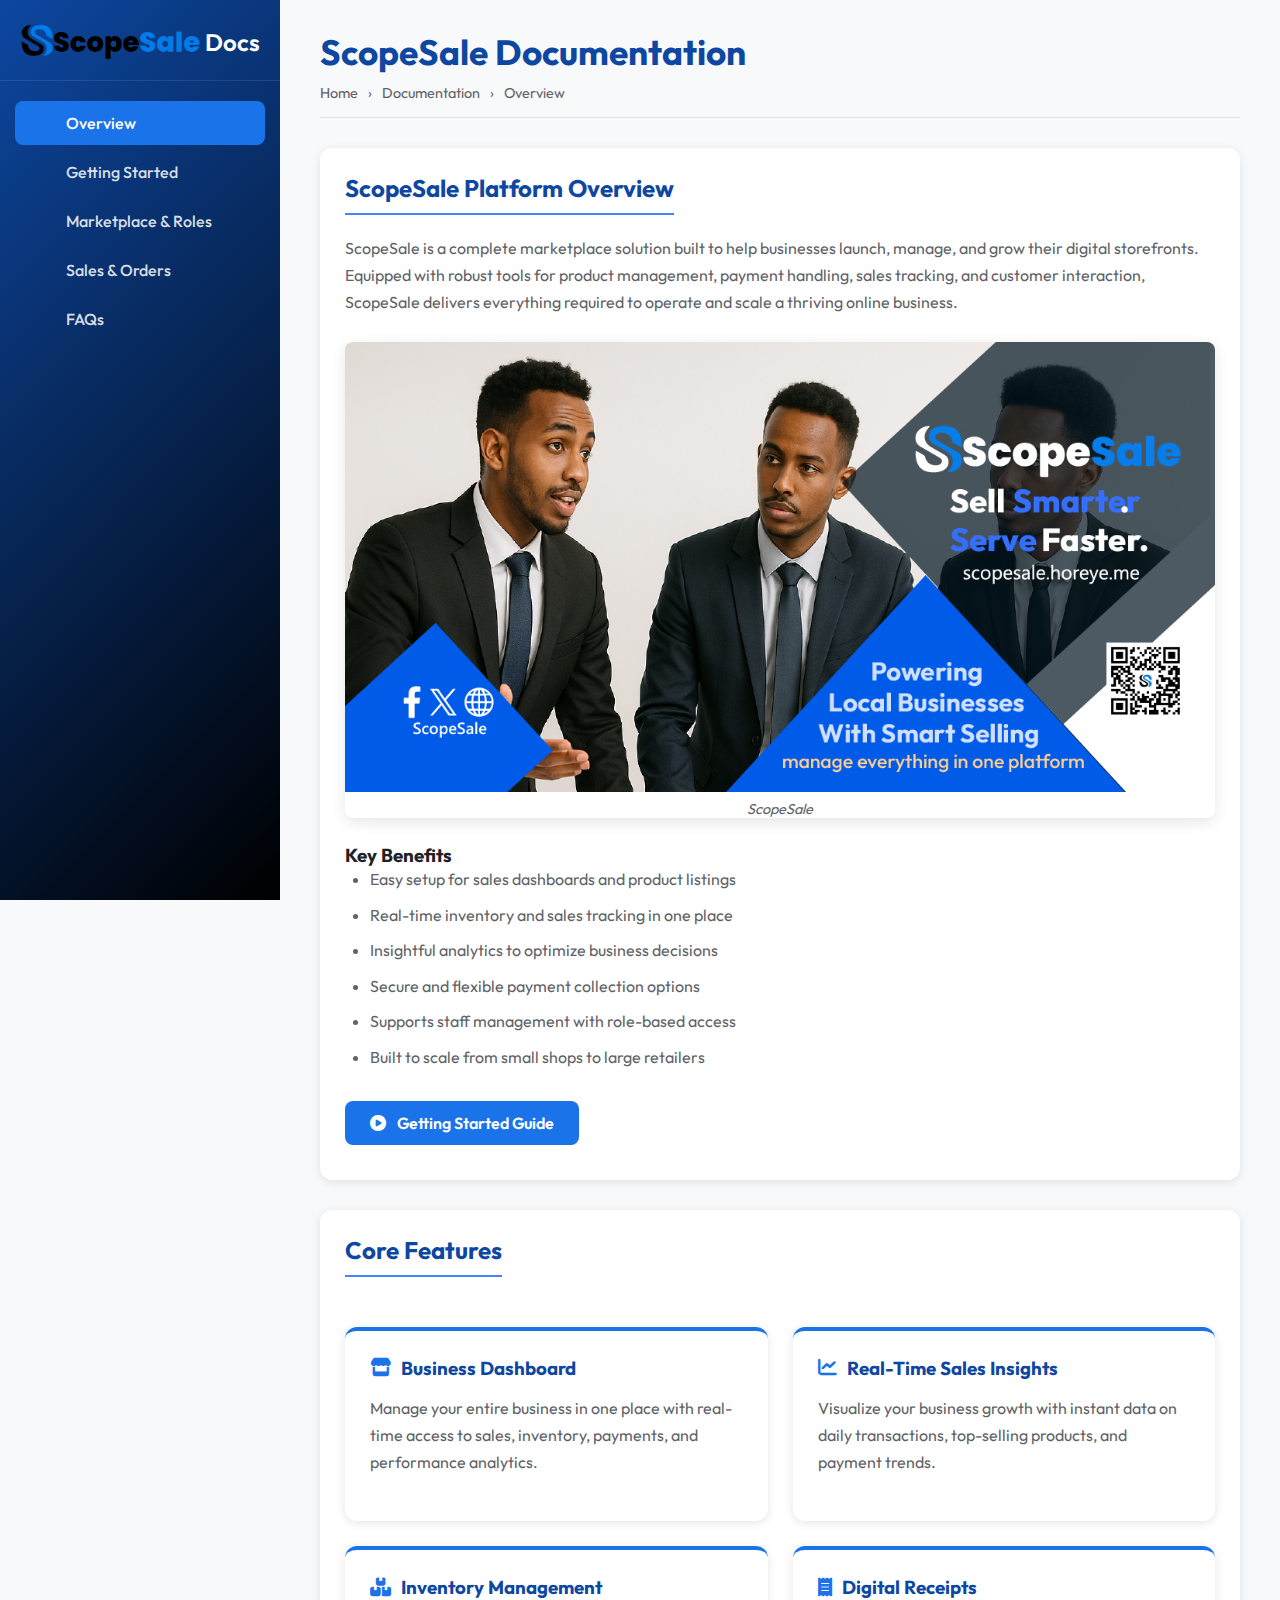
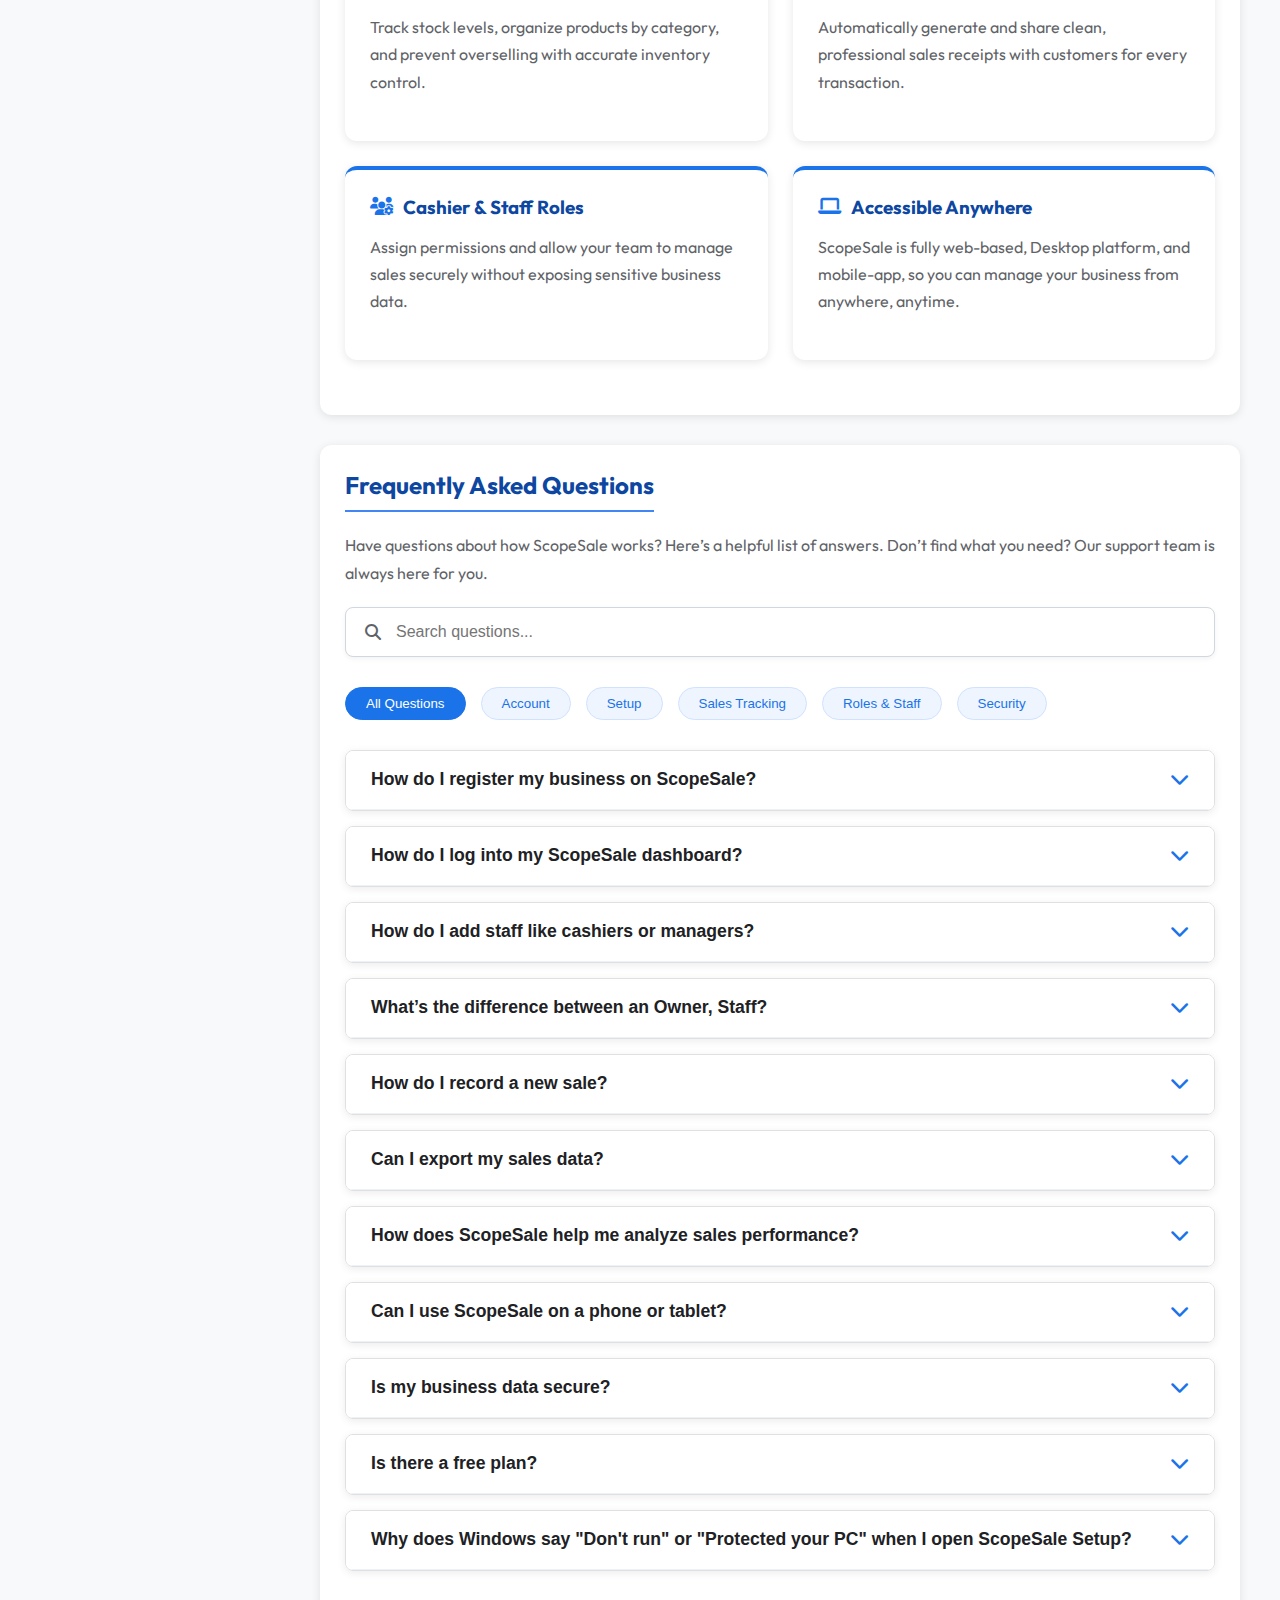
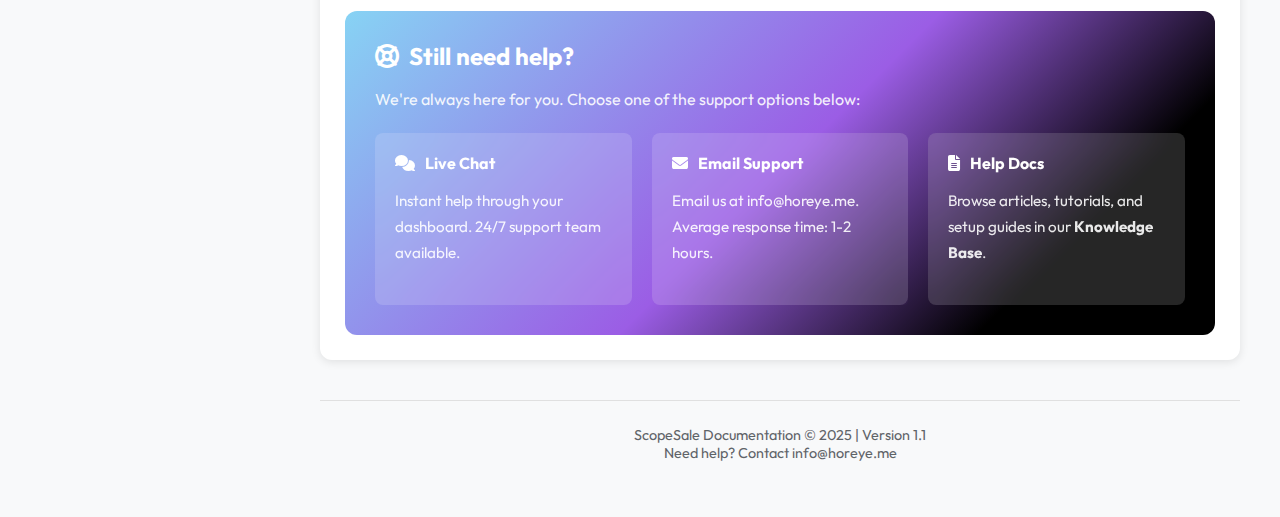
<file: Decumentation/index.html>
<!DOCTYPE html>
<html lang="en">

<head>
    <meta charset="UTF-8">
    <meta name="viewport" content="width=device-width, initial-scale=1.0">
    <link rel="icon" type="image/png" href="../favicon/favicon-96x96.png" sizes="96x96" />
    <link rel="icon" type="image/svg+xml" href="../favicon/favicon.svg" />
    <link rel="shortcut icon" href="../favicon/favicon.ico" />
    <link rel="apple-touch-icon" sizes="180x180" href="../favicon/apple-touch-icon.png" />
    <link rel="manifest" href="../favicon/site.webmanifest" />
    <link href='https://cdn.boxicons.com/fonts/basic/boxicons.min.css' rel='stylesheet'>
    <link href='https://cdn.boxicons.com/fonts/brands/boxicons-brands.min.css' rel='stylesheet'>
    <title>ScopeSale Documentation</title>



    <link rel="stylesheet" href="https://cdnjs.cloudflare.com/ajax/libs/font-awesome/6.4.0/css/all.min.css">
    <link rel="stylesheet" href="style.css">
</head>

<body>
    <!-- Mobile Menu Button -->
    <button class="menu-toggle" id="menuToggle" aria-label="Toggle navigation menu">
        <i class="fas fa-bars"></i>
    </button>

    <!-- Sidebar Navigation -->
    <nav class="sidebar" id="sidebar">
        <div class="sidebar-header">
            <div class="logo" style="height: 40px; width: 240px; overflow: hidden;display: flex;">
                <img style="height: 100%; width: 100%; object-fit: cover;" src="../images/logo.png" alt="">
                <p style="font-size: 24px; position: relative; top: 7px; font-weight: 600;">Docs</p>
            </div>
        </div>
        <ul class="sidebar-nav">
            <li><a href="#" class="nav-link active" data-section="overview"><i class='bx  bx-home'></i> Overview</a>
            </li>
            <li><a href="#" class="nav-link" data-section="getting-started"><i class='bx  bx-rocket'></i> Getting
                    Started</a></li>
            <li><a href="#" class="nav-link" data-section="marketplace"><i class='bx  bx-store'></i> Marketplace &
                    Roles</a></li>
            <li><a href="#" class="nav-link" data-section="sales"><i class='bx  bx-box-alt'></i> Sales & Orders</a></li>
            <li><a href="#" class="nav-link" data-section="faq"><i class='bx  bx-alert-circle'></i> FAQs</a></li>

        </ul>
    </nav>

    <!-- Main Content -->
    <main class="main-content" id="mainContent">
        <div class="content-header">
            <h1>ScopeSale Documentation</h1>
            <ul class="breadcrumb">
                <li>Home</li>
                <li>Documentation</li>
                <li>Overview</li>
            </ul>
        </div>

        <!-- Overview Section -->
        <section id="overview" class="content-section active">
            <div class="section-card">
                <h2>ScopeSale Platform Overview</h2>
                <p>ScopeSale is a complete marketplace solution built to help businesses launch, manage, and grow their
                    digital storefronts. Equipped with robust tools for product management, payment handling, sales
                    tracking, and customer interaction, ScopeSale delivers everything required to operate and scale a
                    thriving online business.</p>

                <div class="image-container">
                    <img src="../images/marketer.png" alt="ScopeSale Dashboard">
                    <div class="image-caption">ScopeSale</div>
                </div>

                <h3>Key Benefits</h3>
                <ul>
                    <li>Easy setup for sales dashboards and product listings</li>
                    <li>Real-time inventory and sales tracking in one place</li>
                    <li>Insightful analytics to optimize business decisions</li>
                    <li>Secure and flexible payment collection options</li>
                    <li>Supports staff management with role-based access</li>
                    <li>Built to scale from small shops to large retailers</li>
                </ul>

                <a href="#" class="btn"><i class="fas fa-play-circle"></i> Getting Started Guide</a>
            </div>

            <div class="section-card">
                <h2>Core Features</h2>
                <div class="feature-grid">
                    <div class="feature-card">
                        <h3><i class="fas fa-store"></i> Business Dashboard</h3>
                        <p>Manage your entire business in one place with real-time access to sales, inventory, payments,
                            and performance analytics.</p>
                    </div>
                    <div class="feature-card">
                        <h3><i class="fas fa-chart-line"></i> Real-Time Sales Insights</h3>
                        <p>Visualize your business growth with instant data on daily transactions, top-selling products,
                            and payment trends.</p>
                    </div>
                    <div class="feature-card">
                        <h3><i class="fas fa-boxes"></i> Inventory Management</h3>
                        <p>Track stock levels, organize products by category, and prevent overselling with accurate
                            inventory control.</p>
                    </div>
                    <div class="feature-card">
                        <h3><i class="fas fa-receipt"></i> Digital Receipts</h3>
                        <p>Automatically generate and share clean, professional sales receipts with customers for every
                            transaction.</p>
                    </div>
                    <div class="feature-card">
                        <h3><i class="fas fa-users-cog"></i> Cashier & Staff Roles</h3>
                        <p>Assign permissions and allow your team to manage sales securely without exposing sensitive
                            business data.</p>
                    </div>
                    <div class="feature-card">
                        <h3><i class="fas fa-laptop"></i> Accessible Anywhere</h3>
                        <p>ScopeSale is fully web-based, Desktop platform, and mobile-app, so you can manage your
                            business from anywhere, anytime.</p>
                    </div>
                </div>
            </div>

        </section>

        <!-- Getting Started Section -->
        <section id="getting-started" class="content-section">
            <div class="section-card">
                <h2>Getting Started with ScopeSale</h2>
                <p>Welcome to ScopeSale! Follow these steps to set up your marketplace:</p>

                <ol>
                    <li>
                        <strong>Create your ScopeSale account:</strong>
                        <br>
                        - <em>Business Owners:</em> Register using your email or Google account to create your business
                        profile.<br>
                        - <em>Staff Members:</em> Get invited by your business owner and log in using provided
                        credentials.
                    </li>
                    <li>
                        <strong>Register your business:</strong>
                        <br>
                        Provide essential details like your business name, category, and contact information. This will
                        help customize your dashboard and tools.
                    </li>
                    <li>
                        <strong>Set up your marketplace template:</strong>
                        <br>
                        Choose a layout that fits your business style and branding for your store or dashboard.
                    </li>
                    <li>
                        <strong>Configure your store settings:</strong>
                        <br>
                        Define your currency, location, tax, delivery, and business preferences.
                    </li>
                    <li>
                        <strong>Set up payment gateways:</strong>
                        <br>
                        Enable digital and cash payment options to streamline your checkout process.
                    </li>
                    <li>
                        <strong>Add your products or invite staff:</strong>
                        <br>
                        Add your inventory manually or bulk import. Assign roles to your team members like cashiers or
                        managers.
                    </li>
                    <li>
                        <strong>Launch and manage your business in real-time:</strong>
                        <br>
                        Track sales, manage stock, analyze data, and handle customer transactions — all in one unified
                        platform.
                    </li>
                </ol>

                <div class="image-container">
                    <img src="../images/prom.png" alt="ScopeSale Setup Process">
                    <div class="image-caption">ScopeSale</div>
                </div>

                <a href="#" class="btn"><i class="fas fa-download"></i> Download Setup Guide</a>
            </div>
        </section>

        <!-- Marketplace Setup Section -->
        <section id="marketplace" class="content-section">
            <div class="section-card">
                <h2>Marketplace Configuration</h2>
                <p>Customize your marketplace to match your brand identity, regulatory needs, and operational
                    preferences. ScopeSale offers flexible configuration options to ensure your business runs smoothly
                    and presents a consistent experience for your customers and vendors.</p>
                <h3>Configuration Options</h3>
                <ul>
                    <li><strong>Branding:</strong> Upload your business logo, select brand colors, customize fonts, and
                        design your storefront layout to reflect your unique identity.</li>
                    <li><strong>Tax Settings:</strong> Set up tax rules based on country, state, or region. Define
                        product-specific tax rates to ensure compliance with local tax regulations.</li>
                    <li><strong>Shipping:</strong> Configure shipping zones, carriers (e.g., DHL, FedEx, local
                        couriers), and delivery methods. Define rates based on weight, distance, or flat fees.</li>
                    <li><strong>Commission:</strong> Establish vendor commission structures. Choose between fixed
                        percentage, tiered commissions, or category-based settings.</li>
                    <li><strong>Payment:</strong> Integrate trusted payment gateways (e.g., Stripe, PayPal). Customize
                        payout schedules and rules for vendor withdrawals.</li>
                </ul>
                <h2>User Roles & Permissions</h2>
                <p>ScopeSale supports multiple user roles with different levels of access and control, allowing for
                    secure and efficient management of your marketplace.</p>
                <h3>Available Roles</h3>
                <ul>
                    <li><strong>Owner:</strong> The highest-level role with full access to all platform features. Owners
                        can manage business settings, staff, vendor permissions, financial data, and configuration
                        tools.</li>
                    <li><strong>Admin:</strong> Appointed by the owner, admins can manage daily operations including
                        product listings, orders, customers, vendor support, and dashboard analytics. However, they
                        cannot change owner-level settings or delete the business.</li>
                    <li><strong>Staff:</strong> Staff users are typically responsible for inventory updates, processing
                        orders, answering customer queries, or handling shipping. Their access is limited to only what
                        is assigned by the Owner/Admin.</li>
                </ul>
                <h3>Permissions Management</h3>
                <ul>
                    <li>Create, assign, and revoke roles anytime from the admin dashboard</li>
                    <li>Customize permissions for staff roles to control what each user can view or edit</li>
                    <li>Track user activity logs for accountability and security</li>
                </ul>
            </div>
        </section>
        <section id="sales" class="content-section">
            <div class="section-card">
                <h2>Sales & Order Management</h2>
                <p>ScopeSale provides a powerful and intuitive sales and order management system that allows businesses
                    to monitor, process, and optimize their transactions with ease. From initial purchase to final
                    delivery, every stage is tracked and controlled through the dashboard.</p>

                <h3>Sales Features</h3>
                <ul>
                    <li><strong>Real-Time Sales Dashboard:</strong> View up-to-the-minute sales activity, revenue
                        trends, top-selling products, and customer insights all in one place.</li>
                    <li><strong>Sales Filtering & Reports:</strong> Generate sales reports by date, product, vendor, or
                        payment method to support data-driven decisions and financial planning.</li>
                    <li><strong>Multi-Channel Tracking:</strong> Monitor sales performance across online storefronts,
                        mobile apps, and external channels (if integrated).</li>
                    <li><strong>Discounts & Promotions:</strong> Apply coupon codes, flash sales, or promotional pricing
                        directly from the admin panel to boost conversions.</li>
                </ul>

                <h3>Order Management</h3>
                <ul>
                    <li><strong>Order Dashboard:</strong> Access a centralized panel to track all incoming, processing,
                        shipped, and completed orders by customer or vendor.</li>
                    <li><strong>Status Updates:</strong> Automatically update customers and vendors on order status,
                        shipping progress, and delivery confirmations.</li>
                    <li><strong>Bulk Order Processing:</strong> Handle large volumes of orders with batch actions like
                        status changes, print invoices, and update tracking numbers.</li>
                    <li><strong>Returns & Refunds:</strong> Manage return requests, issue partial or full refunds, and
                        update inventory accordingly.</li>
                </ul>

                <h3>Vendor Order Visibility</h3>
                <ul>
                    <li>Vendors can log in to manage their own orders, see payment statuses, and fulfill shipments
                        without accessing other vendors' data.</li>
                    <li>Commission calculations are updated per order, giving vendors real-time insights into their
                        earnings.</li>
                </ul>

                <h3>Notifications & Alerts</h3>
                <ul>
                    <li>Admins and vendors receive email or in-app alerts for new orders, cancellations, or delayed
                        shipments.</li>
                    <li>Customers are notified at every step: order received, processed, shipped, and delivered.</li>
                </ul>

            </div>
        </section>

        <section id="faq" class="content-section active">
            <div class="section-card">
                <h2>Frequently Asked Questions</h2>
                <p>Have questions about how ScopeSale works? Here’s a helpful list of answers. Don’t find what you need?
                    Our support team is always here for you.</p>

                <div class="faq-search">
                    <i class="fas fa-search"></i>
                    <input type="text" id="faqSearch" placeholder="Search questions...">
                </div>

                <div class="faq-categories">
                    <button class="category-btn active" data-category="all">All Questions</button>
                    <button class="category-btn" data-category="account">Account</button>
                    <button class="category-btn" data-category="setup">Setup</button>
                    <button class="category-btn" data-category="sales">Sales Tracking</button>
                    <button class="category-btn" data-category="roles">Roles & Staff</button>
                    <button class="category-btn" data-category="security">Security</button>
                </div>

                <div class="faq-container" id="faqContainer">

                    <!-- Account Registration -->
                    <div class="faq-item" data-categories="account setup">
                        <button class="faq-question">How do I register my business on ScopeSale?<span class="icon"><i
                                    class="fas fa-chevron-down"></i></span></button>
                        <div class="faq-answer">
                            <p>To register your business:</p>
                            <ol>
                                <li>Go to <a href="https:/scopesale.horeye.me"
                                        style="text-decoration: none; color: blue;"><strong>ScopeSale.horeye.me</strong></a>
                                </li>
                                <li>Create an account using your email or Google login</li>
                                <li>Fill in your business details (name, location, staffs)</li>
                                <li>You're ready to add products and start tracking sales!</li>
                            </ol>
                        </div>
                    </div>

                    <!-- Login Process -->
                    <div class="faq-item" data-categories="account">
                        <button class="faq-question">How do I log into my ScopeSale dashboard?<span class="icon"><i
                                    class="fas fa-chevron-down"></i></span></button>
                        <div class="faq-answer">
                            <p>Visit <a href="https:/scopesale.horeye.me/Login"
                                    style="text-decoration: none; color: blue;"><strong>Scopesale.horeye.me/login</strong></a>
                                and use your email or Google account. If
                                you're a staff member, or if you are business owner.</p>
                        </div>
                    </div>

                    <!-- Adding Staff -->
                    <div class="faq-item" data-categories="roles setup">
                        <button class="faq-question">How do I add staff like cashiers or managers?<span class="icon"><i
                                    class="fas fa-chevron-down"></i></span></button>
                        <div class="faq-answer">
                            <p>Business owners can:</p>
                            <ol>
                                <li>Add in Business registeration process a staffs </li>
                                <li>The staff receives an invite and can log in to record sales</li>
                            </ol>
                        </div>
                    </div>

                    <!-- Roles Explained -->
                    <div class="faq-item" data-categories="roles">
                        <button class="faq-question">What’s the difference between an Owner, Staff?<span class="icon"><i
                                    class="fas fa-chevron-down"></i></span></button>
                        <div class="faq-answer">
                            <ul>
                                <li><strong>Owner:</strong> Full control of the business, analytics, and user management
                                </li>
                                <li><strong>Staff:</strong> Can record sales and mark payment methods</li>
                            </ul>
                        </div>
                    </div>

                    <!-- Sales Recording -->
                    <div class="faq-item" data-categories="sales">
                        <button class="faq-question">How do I record a new sale?<span class="icon"><i
                                    class="fas fa-chevron-down"></i></span></button>
                        <div class="faq-answer">
                            <p>From your dashboard:</p>
                            <ol>
                                <li>Select the product or service sold</li>
                                <li>Choose payment type: <em>Cash, Digital, Credit</em></li>
                                <li>Click <strong>Sale</strong> – the sale is now stored and visible in analytics</li>
                            </ol>
                        </div>
                    </div>

                    <!-- Exporting Data -->
                    <div class="faq-item" data-categories="sales">
                        <button class="faq-question">Can I export my sales data?<span class="icon"><i
                                    class="fas fa-chevron-down"></i></span></button>
                        <div class="faq-answer">
                            <p>Yes. Go to <strong>Orders</strong> and click <strong>Export to CSV/Google
                                    Sheets</strong>. You can choose a date range or filter by payment type.</p>
                        </div>
                    </div>

                    <!-- Dashboard Analytics -->
                    <div class="faq-item" data-categories="sales">
                        <button class="faq-question">How does ScopeSale help me analyze sales performance?<span
                                class="icon"><i class="fas fa-chevron-down"></i></span></button>
                        <div class="faq-answer">
                            <p>Your dashboard includes:</p>
                            <ul>
                                <li>Daily/weekly/monthly sales summary</li>
                                <li>Top-selling products</li>
                                <li>Payment type breakdown</li>
                                <li>Staff performance tracking</li>
                            </ul>
                        </div>
                    </div>

                    <!-- Device Access -->
                    <div class="faq-item" data-categories="technical">
                        <button class="faq-question">Can I use ScopeSale on a phone or tablet?<span class="icon"><i
                                    class="fas fa-chevron-down"></i></span></button>
                        <div class="faq-answer">
                            <p>Yes, ScopeSale is fully responsive. You can access it from any device using a browser. We
                                also have a mobile app in development.</p>
                        </div>
                    </div>

                    <!-- Security -->
                    <div class="faq-item" data-categories="security">
                        <button class="faq-question">Is my business data secure?<span class="icon"><i
                                    class="fas fa-chevron-down"></i></span></button>
                        <div class="faq-answer">
                            <p>Yes. We use:</p>
                            <ul>
                                <li>SSL encryption</li>
                                <li>Role-based access controls</li>
                                <li>Daily backups</li>
                                <li>Secure token-based authentication</li>
                            </ul>
                        </div>
                    </div>

                    <!-- Free Plan -->
                    <div class="faq-item" data-categories="account billing">
                        <button class="faq-question">Is there a free plan?<span class="icon"><i
                                    class="fas fa-chevron-down"></i></span></button>
                        <div class="faq-answer">
                            <p>Yes! ScopeSale offers a free plan with essential features for small businesses. You can
                                upgrade anytime for access to analytics and unlimited staff roles.</p>
                        </div>
                    </div>

                    <div class="faq-item" data-categories="setup security">
                        <button class="faq-question">Why does Windows say "Don't run" or "Protected your PC" when I open
                            ScopeSale Setup?<span class="icon"><i class="fas fa-chevron-down"></i></span></button>
                        <div class="faq-answer">
                            <p>This warning appears because Windows SmartScreen doesn't recognize the app yet. It's safe
                                to install if you downloaded it from our official link.</p>
                            <p><strong>To continue installation:</strong></p>
                            <ol>
                                <li>Click <strong>"More info"</strong> on the warning screen</li>
                                <li>Then click <strong>"Run anyway"</strong></li>
                            </ol>
                            <p>This happens because our app is new and not yet digitally signed. We're working on
                                trusted signing in future releases.</p>
                            <p>If you're unsure, contact us directly at <strong>info@horeye.me</strong> before
                                continuing.</p>
                        </div>
                    </div>

                </div>

                <div class="no-results" id="noResults">
                    <i class="fas fa-search"></i>
                    <h3>No Results Found</h3>
                    <p>We couldn't find any questions matching your search. Try different keywords or browse our
                        categories.</p>
                </div>

                <div class="faq-contact">
                    <h3><i class="fas fa-life-ring"></i> Still need help?</h3>
                    <p style="color: white;">We're always here for you. Choose one of the support options below:</p>

                    <div class="contact-methods">
                        <div class="contact-card">
                            <h4><i class="fas fa-comments"></i> Live Chat</h4>
                            <p style="color: white;">Instant help through your dashboard. 24/7 support team available.
                            </p>
                        </div>
                        <div class="contact-card">
                            <h4><i class="fas fa-envelope"></i> Email Support</h4>
                            <p style="color: white;">Email us at info@horeye.me. Average response time: 1-2 hours.</p>
                        </div>
                        <div class="contact-card">
                            <h4><i class="fas fa-file-alt"></i> Help Docs</h4>
                            <p style="color: white;">Browse articles, tutorials, and setup guides in our
                                <strong>Knowledge Base</strong>.</p>
                        </div>
                    </div>
                </div>
            </div>
        </section>




        <!-- Footer -->
        <div class="footer">
            <p>ScopeSale Documentation &copy; 2025 | Version 1.1</p>
            <p>Need help? Contact info@horeye.me</p>
        </div>
    </main>

    <script>
        document.addEventListener('DOMContentLoaded', function () {
            const navLinks = document.querySelectorAll('.nav-link');
            const contentSections = document.querySelectorAll('.content-section');
            const menuToggle = document.getElementById('menuToggle');
            const sidebar = document.getElementById('sidebar');

            // Navigation click handler
            navLinks.forEach(link => {
                link.addEventListener('click', function (e) {
                    e.preventDefault();

                    // Get target section
                    const targetSection = this.getAttribute('data-section');

                    // Update active nav link
                    navLinks.forEach(link => link.classList.remove('active'));
                    this.classList.add('active');

                    // Update active content section
                    contentSections.forEach(section => {
                        section.classList.remove('active');
                        if (section.id === targetSection) {
                            section.classList.add('active');

                            // Update breadcrumb
                            const breadcrumb = document.querySelector('.breadcrumb');
                            breadcrumb.innerHTML = `
                                <li>Home</li>
                                <li>Documentation</li>
                                <li>${this.textContent.trim()}</li>
                            `;
                        }
                    });

                    // Close sidebar on mobile after selection
                    if (window.innerWidth < 992) {
                        sidebar.classList.remove('active');
                    }
                });
            });

            // Menu toggle for mobile
            menuToggle.addEventListener('click', function () {
                sidebar.classList.toggle('active');
            });

            // Close sidebar when clicking outside on mobile
            document.addEventListener('click', function (e) {
                if (window.innerWidth < 992 &&
                    !sidebar.contains(e.target) &&
                    e.target !== menuToggle) {
                    sidebar.classList.remove('active');
                }
            });

            // Accessibility: Keyboard navigation
            document.addEventListener('keydown', function (e) {
                if (e.key === 'Escape' && sidebar.classList.contains('active')) {
                    sidebar.classList.remove('active');
                }
            });
        });


        const faqQuestions = document.querySelectorAll('.faq-question');
        const noResults = document.getElementById('noResults');
        const faqContainer = document.getElementById('faqContainer');
        const faqItems = document.querySelectorAll('.faq-item');

        faqQuestions.forEach(question => {
            question.addEventListener('click', function () {
                const faqItem = this.parentElement;
                faqItem.classList.toggle('active');

                // Close other FAQs when opening a new one
                if (faqItem.classList.contains('active')) {
                    faqItems.forEach(item => {
                        if (item !== faqItem && item.classList.contains('active')) {
                            item.classList.remove('active');
                        }
                    });
                }
            });
        });

        // FAQ Search Functionality
        const faqSearch = document.getElementById('faqSearch');
        faqSearch.addEventListener('input', function () {
            const searchTerm = this.value.toLowerCase();
            let visibleCount = 0;

            faqItems.forEach(item => {
                const question = item.querySelector('.faq-question').textContent.toLowerCase();
                const answer = item.querySelector('.faq-answer-content').textContent.toLowerCase();

                if (question.includes(searchTerm) || answer.includes(searchTerm)) {
                    item.style.display = 'block';
                    visibleCount++;
                } else {
                    item.style.display = 'none';
                }
            });

            // Show/hide no results message
            noResults.style.display = visibleCount === 0 ? 'block' : 'none';
        });

        // FAQ Category Filtering
        const categoryBtns = document.querySelectorAll('.category-btn');

        categoryBtns.forEach(btn => {
            btn.addEventListener('click', function () {
                // Update active category button
                categoryBtns.forEach(b => b.classList.remove('active'));
                this.classList.add('active');

                const category = this.getAttribute('data-category');
                let visibleCount = 0;

                faqItems.forEach(item => {
                    const categories = item.getAttribute('data-categories');

                    if (category === 'all' || categories.includes(category)) {
                        item.style.display = 'block';
                        visibleCount++;
                    } else {
                        item.style.display = 'none';
                    }
                });

                // Show/hide no results message
                noResults.style.display = visibleCount === 0 ? 'block' : 'none';
            });
        });

        // Make FAQ questions keyboard accessible
        faqQuestions.forEach(question => {
            question.addEventListener('keydown', function (e) {
                if (e.key === 'Enter' || e.key === ' ') {
                    e.preventDefault();
                    this.click();
                }
            });
        });

    </script>
</body>

</html>

<!-- 
<div class="pro manager">
                    <div class="product">
                        <div class="product-info">
                            <div class="info-left">
                                <p class="thename">Product Name</p>
                                <p class="category">Product Category</p>
                            </div>
                            <div class="info-right">
                                <p class="price">434 /-</p>
                                <p class="stock units-data">500 grams • In Stock</p>
                            </div>
                        </div>
                    </div>
                </div> -->
</file>
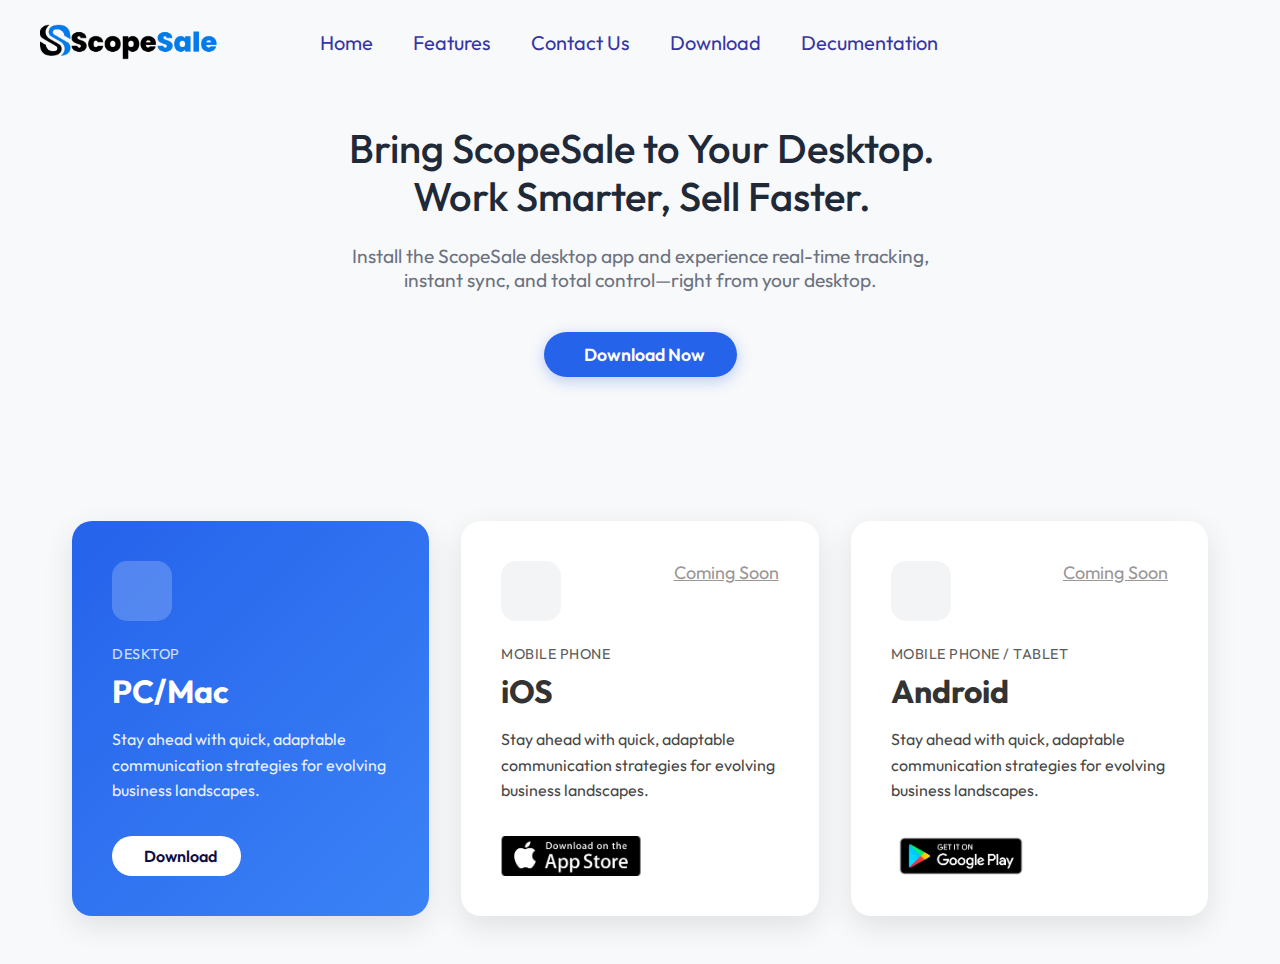
<file: Download/index.html>
<!DOCTYPE html>
<html lang="en">

<head>
    <meta charset="UTF-8">
    <meta name="viewport" content="width=device-width, initial-scale=1.0">
    <title>ScopeSale - Transform Your Communication</title>
    <link rel="icon" type="image/png" href="../favicon/favicon-96x96.png" sizes="96x96" />
    <link rel="icon" type="image/svg+xml" href="../favicon/favicon.svg" />
    <link rel="shortcut icon" href="../favicon/favicon.ico" />
    <link rel="apple-touch-icon" sizes="180x180" href="../favicon/apple-touch-icon.png" />
    <link rel="manifest" href="../favicon/site.webmanifest" />
    <link href='https://cdn.boxicons.com/fonts/basic/boxicons.min.css' rel='stylesheet'>
    <link href='https://cdn.boxicons.com/fonts/brands/boxicons-brands.min.css' rel='stylesheet'>
    <link rel="stylesheet" href="style.css">
</head>

<body>
    <!-- Navigation -->
    <div class="navs">
        <a href="../">
            <div class="logo">
                <img src="../images/logo.png" alt="">
            </div>
        </a>
        <ul>
            <a href="../">
                <li>Home</li>
            </a>
            <a href="../">
                <li>Features</li>
            </a>


            <a href="Contact/">
                <li>Contact Us</li>
            </a>
            <a href="#" class="downs">
                <li>Download</li>
            </a>
            <a href="../Decumentation/">
                <li>Decumentation</li>
            </a>
        </ul>

        <!-- <button style="position: absolute; right: 20px; " id="logout-btn">logout</button> -->
    </div>

    <!-- Hero Section -->
    <section class="hero">
        <h1>Bring ScopeSale to Your Desktop. Work Smarter, Sell Faster.</h1>
        <p>Install the ScopeSale desktop app and experience real-time tracking, instant sync, and total control—right
            from your desktop.</p>
        
        <a href="https://www.dropbox.com/scl/fi/nci54id9z702db2620l1r/Scope-Sale-Setup-1.0.0.exe?rlkey=b2rn5qmlz8snhr9sq7612i58w&st=0xwai3p4&dl=1
" class="cta-button">
            <span class="download-icon"><i class='bxr  bx-arrow-down-stroke-circle'></i> </span>
            Download Now
        </a>
    </section>

    <!-- Download Section -->
    <section class="download-section">
        <div class="download-cards">
            <!-- Desktop Card -->
            <div class="download-card desktop">
                <div class="platform-icon"><i class='bxr  bx-desktop'></i> </div>
                <div class="platform-type">Desktop</div>
                <div class="platform-name">PC/Mac</div>
                <p class="platform-description">
                    Stay ahead with quick, adaptable communication strategies for evolving business landscapes.
                </p>
                <a href="https://www.dropbox.com/scl/fi/nci54id9z702db2620l1r/Scope-Sale-Setup-1.0.0.exe?rlkey=b2rn5qmlz8snhr9sq7612i58w&st=0xwai3p4&dl=1
" class="download-btn" onclick="downloadApp('desktop')">
                    <span><i class='bxr  bx-arrow-down-stroke-circle'></i> </span>
                    Download
                </a>
            </div>

            <!-- iOS Card -->
            <div class="download-card ios">
                <div class="the-start" style="display: flex;">
                    <div class="platform-icon"><i class='bxl  bx-apple'></i> </div>
                    <p class="coming">Coming Soon</p>
                </div>
                <div class="platform-type">Mobile Phone</div>
                <div class="platform-name">iOS</div>
                <p class="platform-description">
                    Stay ahead with quick, adaptable communication strategies for evolving business landscapes.
                </p>
                <a href="#" onclick="downloadApp('ios')">
                    <div class="ios-do" style="overflow: hidden; height: 40px; width: 140px;">
                        <img src="../images/apple.webp" style="height: 100%; width: 100%; object-fit:cover;" alt="">
                    </div>
                </a>
            </div>

            <!-- Android Card -->
            <div class="download-card android">
                <div class="the-start" style="display: flex;">
                    <div class="platform-icon"><i class='bxl  bx-android'></i> </div>
                    <p class="coming">Coming Soon</p>
                </div>
                <div class="platform-type">Mobile Phone / Tablet</div>
                <div class="platform-name">Android</div>
                <p class="platform-description">
                    Stay ahead with quick, adaptable communication strategies for evolving business landscapes.
                </p>
                <a href="#" onclick="downloadApp('android')">
                    <div class="ios-do" style="overflow: hidden; height: 40px; width: 140px;">
                        <img src="../images/google.png" style="height: 100%; width: 100%; object-fit:cover;" alt="">
                    </div>
                </a>
            </div>
        </div>
    </section>

    <script>
        // Smooth scrolling for navigation links
        document.querySelectorAll('a[href^="#"]').forEach(anchor => {
            anchor.addEventListener('click', function (e) {
                e.preventDefault();
                const target = document.querySelector(this.getAttribute('href'));
                if (target) {
                    target.scrollIntoView({
                        behavior: 'smooth',
                        block: 'start'
                    });
                }
            });
        });

        // Download functionality
        function downloadApp(platform) {
            // Simulate download action
            let downloadUrl = '';
            let fileName = '';

            switch (platform) {
                case 'desktop':
                    downloadUrl = '#';
                    fileName = 'ScopeSale-Desktop-Setup.exe';
                    break;
                case 'ios':
                    downloadUrl = 'https://apps.apple.com/app/ScopeSale';
                    fileName = 'iOS App Store';
                    break;
                case 'android':
                    downloadUrl = 'https://play.google.com/store/apps/details?id=com.ScopeSale';
                    fileName = 'Google Play Store';
                    break;
            }

            // Show download feedback
            const button = event.target.closest('.download-btn, a');
            const originalText = button.innerHTML;

            button.innerHTML = platform === 'desktop' ?
                '<span></span> Downloading...' :
                originalText;

            // Simulate download delay for desktop
            if (platform === 'desktop') {
                setTimeout(() => {
                    button.innerHTML = '<span></span> Downloaded';
                    setTimeout(() => {
                        button.innerHTML = originalText;
                    }, 2000);
                }, 1500);
            } else {
                // For mobile platforms, open store in new tab
                window.open(downloadUrl, '_blank');
            }

            // Analytics tracking (simulation)
            console.log(`Download initiated for ${platform} platform`);
        }

        // Language selector functionality
        document.querySelector('.language-selector').addEventListener('click', function () {
            // Simulate language selection dropdown
            alert('Language selection feature would be implemented here');
        });

        // Add scroll effect to navbar
        window.addEventListener('scroll', function () {
            const navbar = document.querySelector('.navbar');
            if (window.scrollY > 50) {
                navbar.style.boxShadow = '0 2px 20px rgba(0,0,0,0.1)';
            } else {
                navbar.style.boxShadow = '0 2px 10px rgba(0,0,0,0.05)';
            }
        });

        // Add intersection observer for animations
        const observerOptions = {
            threshold: 0.1,
            rootMargin: '0px 0px -50px 0px'
        };

        const observer = new IntersectionObserver(function (entries) {
            entries.forEach(entry => {
                if (entry.isIntersecting) {
                    entry.target.style.opacity = '1';
                    entry.target.style.transform = 'translateY(0)';
                }
            });
        }, observerOptions);

        // Observe download cards for animation
        document.querySelectorAll('.download-card').forEach(card => {
            card.style.opacity = '0';
            card.style.transform = 'translateY(30px)';
            card.style.transition = 'opacity 0.6s ease, transform 0.6s ease';
            observer.observe(card);
        });

        // Add hover effects for better interactivity
        document.querySelectorAll('.download-card').forEach(card => {
            card.addEventListener('mouseenter', function () {
                this.style.transform = 'translateY(-10px) scale(1.02)';
            });

            card.addEventListener('mouseleave', function () {
                this.style.transform = 'translateY(0) scale(1)';
            });
        });

        // Mobile menu toggle (for responsive design)
        function toggleMobileMenu() {
            const navLinks = document.querySelector('.nav-links');
            navLinks.style.display = navLinks.style.display === 'flex' ? 'none' : 'flex';
        }

        // Add mobile menu button for small screens
        if (window.innerWidth <= 768) {
            const navbar = document.querySelector('.navbar');
            const mobileMenuBtn = document.createElement('button');
            mobileMenuBtn.innerHTML = '☰';
            mobileMenuBtn.style.cssText = `
                display: block;
                background: none;
                border: none;
                font-size: 1.5rem;
                cursor: pointer;
                padding: 0.5rem;
            `;
            mobileMenuBtn.addEventListener('click', toggleMobileMenu);
            navbar.appendChild(mobileMenuBtn);
        }

        // Parallax effect for hero section
        window.addEventListener('scroll', function () {
            const scrolled = window.pageYOffset;
            const hero = document.querySelector('.hero');
            const rate = scrolled * -0.5;
            hero.style.transform = `translateY(${rate}px)`;
        });

        // Add loading animation
        window.addEventListener('load', function () {
            document.body.style.opacity = '0';
            document.body.style.transition = 'opacity 0.3s ease';

            setTimeout(() => {
                document.body.style.opacity = '1';
            }, 100);
        });
    </script>
</body>

</html>
</file>
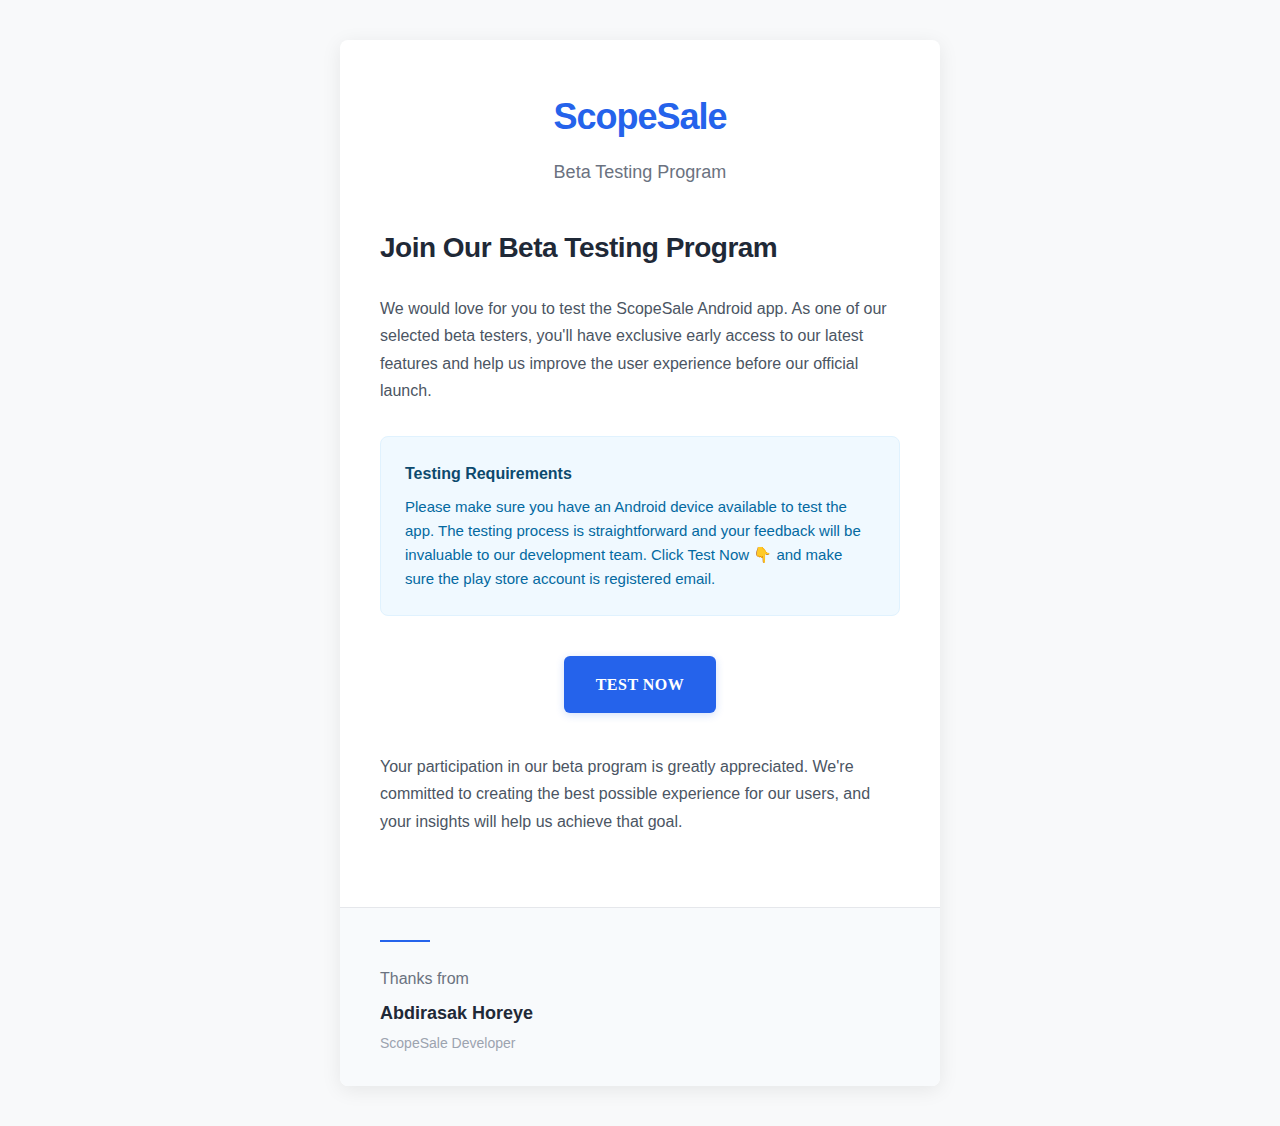
<file: email/index.html>
<!DOCTYPE html>
<html lang="en">
<head>
    <meta charset="UTF-8">
    <meta name="viewport" content="width=device-width, initial-scale=1.0">
    <title>ScopeSale App Testing Invitation</title>
    <style>
        
        * {
            margin: 0;
            padding: 0;
            box-sizing: border-box;
        }
        
        body {
            font-family: 'Outfit', -apple-system, BlinkMacSystemFont, 'Segoe UI', Roboto, Helvetica, Arial, sans-serif;
            background-color: #f8f9fa;
            line-height: 1.6;
            color: #2c3e50;
        }
        
        .email-wrapper {
            max-width: 600px;
            margin: 40px auto;
            background: #ffffff;
            border-radius: 8px;
            overflow: hidden;
            box-shadow: 0 4px 20px rgba(0, 0, 0, 0.08);
        }
        
        .content-section {
            padding: 48px 40px;
        }
        
        .company-title {
            font-size: 36px;
            font-weight: 700;
            color: #2563eb;
            text-align: center;
            margin-bottom: 12px;
            letter-spacing: -1px;
        }
        
        .beta-subtitle {
            font-size: 18px;
            color: #6b7280;
            text-align: center;
            margin-bottom: 40px;
            font-weight: 500;
        }
        
        .greeting {
            font-size: 28px;
            font-weight: 700;
            color: #1f2937;
            margin-bottom: 24px;
            letter-spacing: -0.5px;
        }
        
        .paragraph {
            font-size: 16px;
            line-height: 1.7;
            color: #4b5563;
            margin-bottom: 24px;
        }
        
        .highlight-notice {
            background: #f0f9ff;
            border: 1px solid #e0f2fe;
            border-radius: 8px;
            padding: 24px;
            margin: 32px 0;
        }
        
        .notice-title {
            font-weight: 600;
            color: #0c4a6e;
            margin-bottom: 8px;
            font-size: 16px;
        }
        
        .notice-text {
            color: #0369a1;
            font-size: 15px;
            line-height: 1.6;
        }
        
        .cta-container {
            text-align: center;
            margin: 40px 0;
        }
        
        .cta-button {
            display: inline-block;
            background: #2563eb;
            color: white;
            text-decoration: none;
            padding: 16px 32px;
            border-radius: 6px;
            font-weight: 600;
            font-family: 'Outfit';
            font-size: 16px;
            letter-spacing: 0.5px;
            transition: all 0.2s ease;
            box-shadow: 0 2px 8px rgba(37, 99, 235, 0.2);
        }
        
        .cta-button:hover {
            background: #1d4ed8;
            transform: translateY(-1px);
            box-shadow: 0 4px 12px rgba(37, 99, 235, 0.3);
        }
        
        .footer-section {
            background: #f8fafc;
            padding: 32px 40px;
            border-top: 1px solid #e5e7eb;
        }
        
        .divider {
            width: 50px;
            height: 2px;
            background: #2563eb;
            margin: 0 0 24px 0;
        }
        
        .signature-text {
            font-size: 16px;
            color: #6b7280;
            margin-bottom: 8px;
        }
        
        .signature-name {
            font-size: 18px;
            font-weight: 700;
            color: #1f2937;
            margin-bottom: 4px;
        }
        
        .signature-title {
            font-size: 14px;
            color: #9ca3af;
            font-weight: 500;
        }
        
        @media (max-width: 640px) {
            .email-wrapper {
                margin: 20px;
                border-radius: 6px;
            }
            
            .content-section {
                padding: 32px 24px;
            }
            
            .company-title {
                font-size: 32px;
            }
            
            .beta-subtitle {
                font-size: 16px;
            }
            
            .greeting {
                font-size: 24px;
            }
            
            .paragraph {
                font-size: 15px;
            }
            
            .footer-section {
                padding: 24px;
            }
            
            .cta-button {
                padding: 14px 28px;
                font-size: 15px;
                width: 300px;
            }
        }
    </style>
</head>
<body>
    <div class="email-wrapper">
        <!-- Main Content -->
        <div class="content-section">
            <h1 class="company-title">ScopeSale</h1>
            <p class="beta-subtitle">Beta Testing Program</p>
            
            <h2 class="greeting">Join Our Beta Testing Program</h2>
            
            <p class="paragraph">
                We would love for you to test the ScopeSale Android app. As one of our selected beta testers, you'll have exclusive early access to our latest features and help us improve the user experience before our official launch.
            </p>
            
            <div class="highlight-notice">
                <div class="notice-title">Testing Requirements</div>
                <div class="notice-text">
                    Please make sure you have an Android device available to test the app. The testing process is straightforward and your feedback will be invaluable to our development team. Click Test Now 👇 and make sure the play store account is registered email.
                </div>
            </div>
            
            <div class="cta-container">
                <a href="https://play.google.com/store/apps/details?id=me.horeye.scopesale" class="cta-button">TEST NOW</a>
            </div>
            
            <p class="paragraph">
                Your participation in our beta program is greatly appreciated. We're committed to creating the best possible experience for our users, and your insights will help us achieve that goal.
            </p>
        </div>
        
        <!-- Footer Section -->
        <div class="footer-section">
            <div class="divider"></div>
            <p class="signature-text">Thanks from</p>
            <div class="signature-name">Abdirasak Horeye</div>
            <div class="signature-title">ScopeSale Developer</div>
        </div>
    </div>
</body>
</html>
</file>
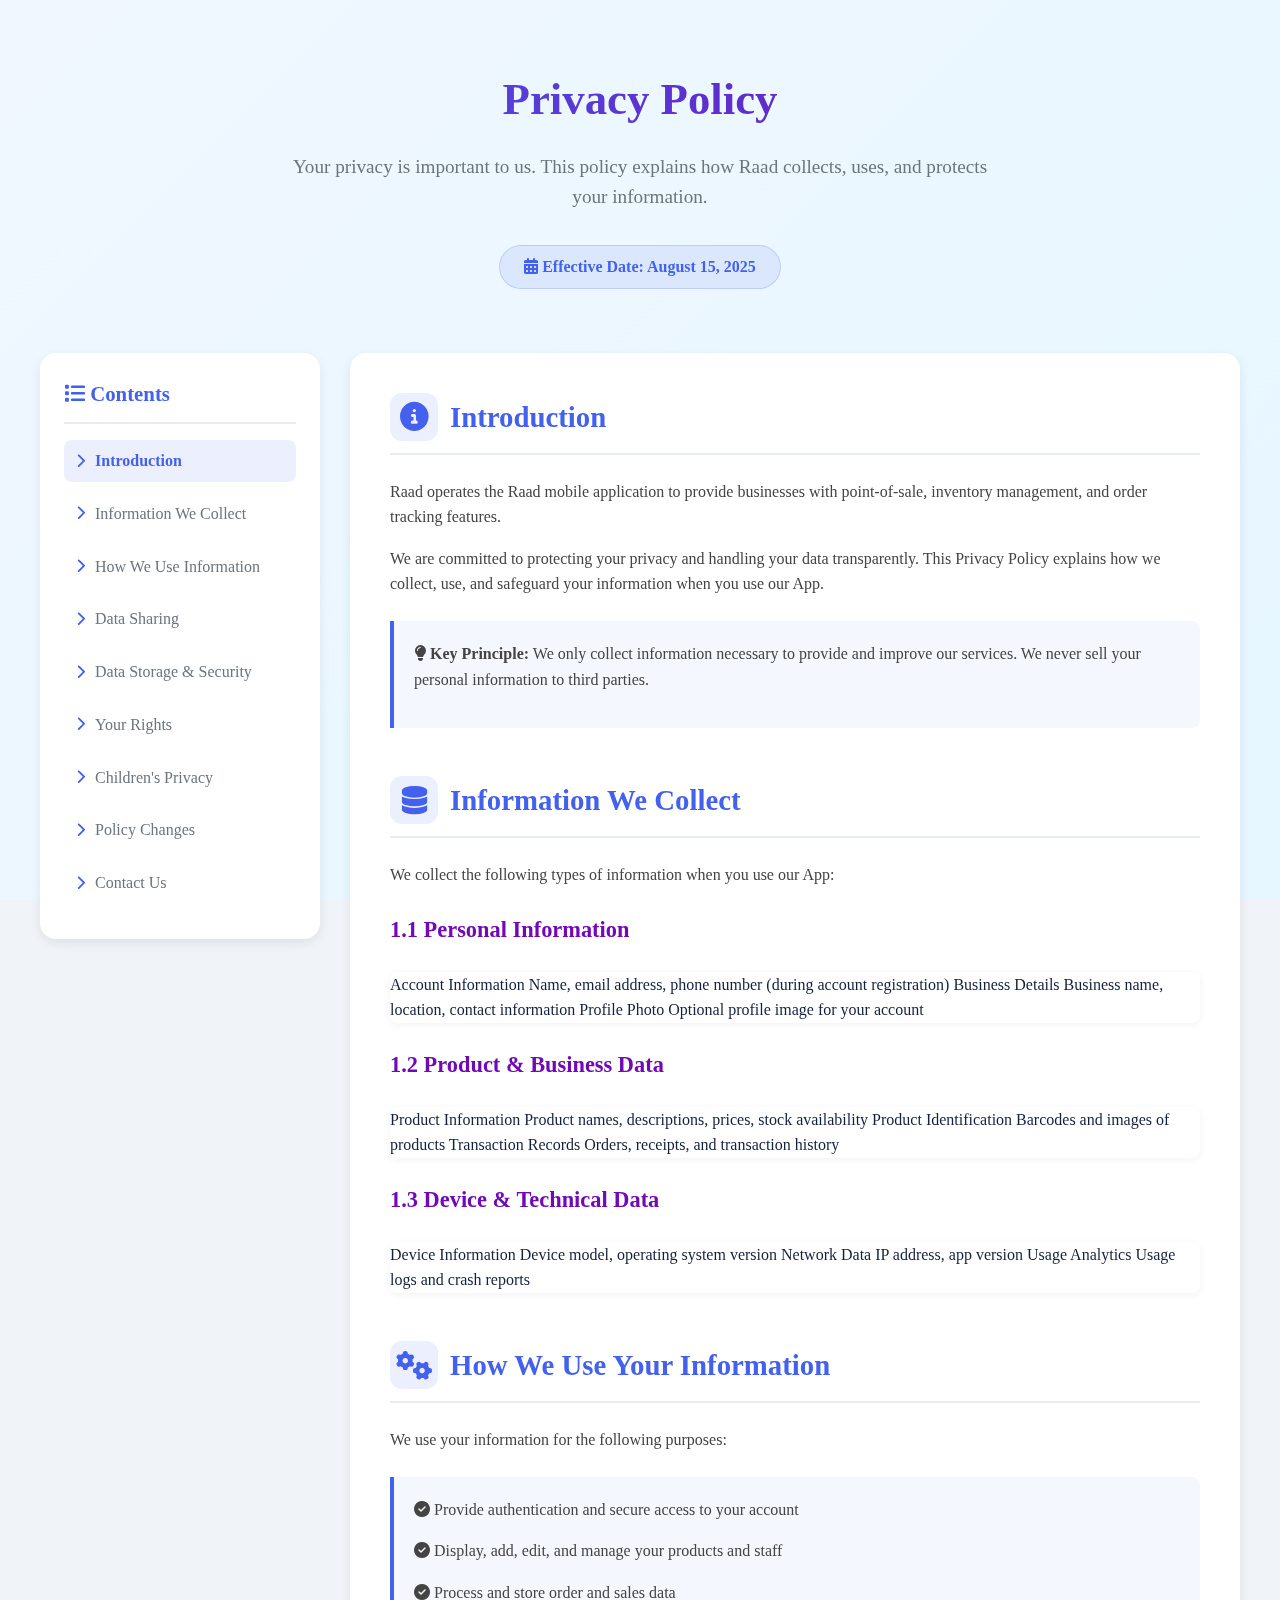
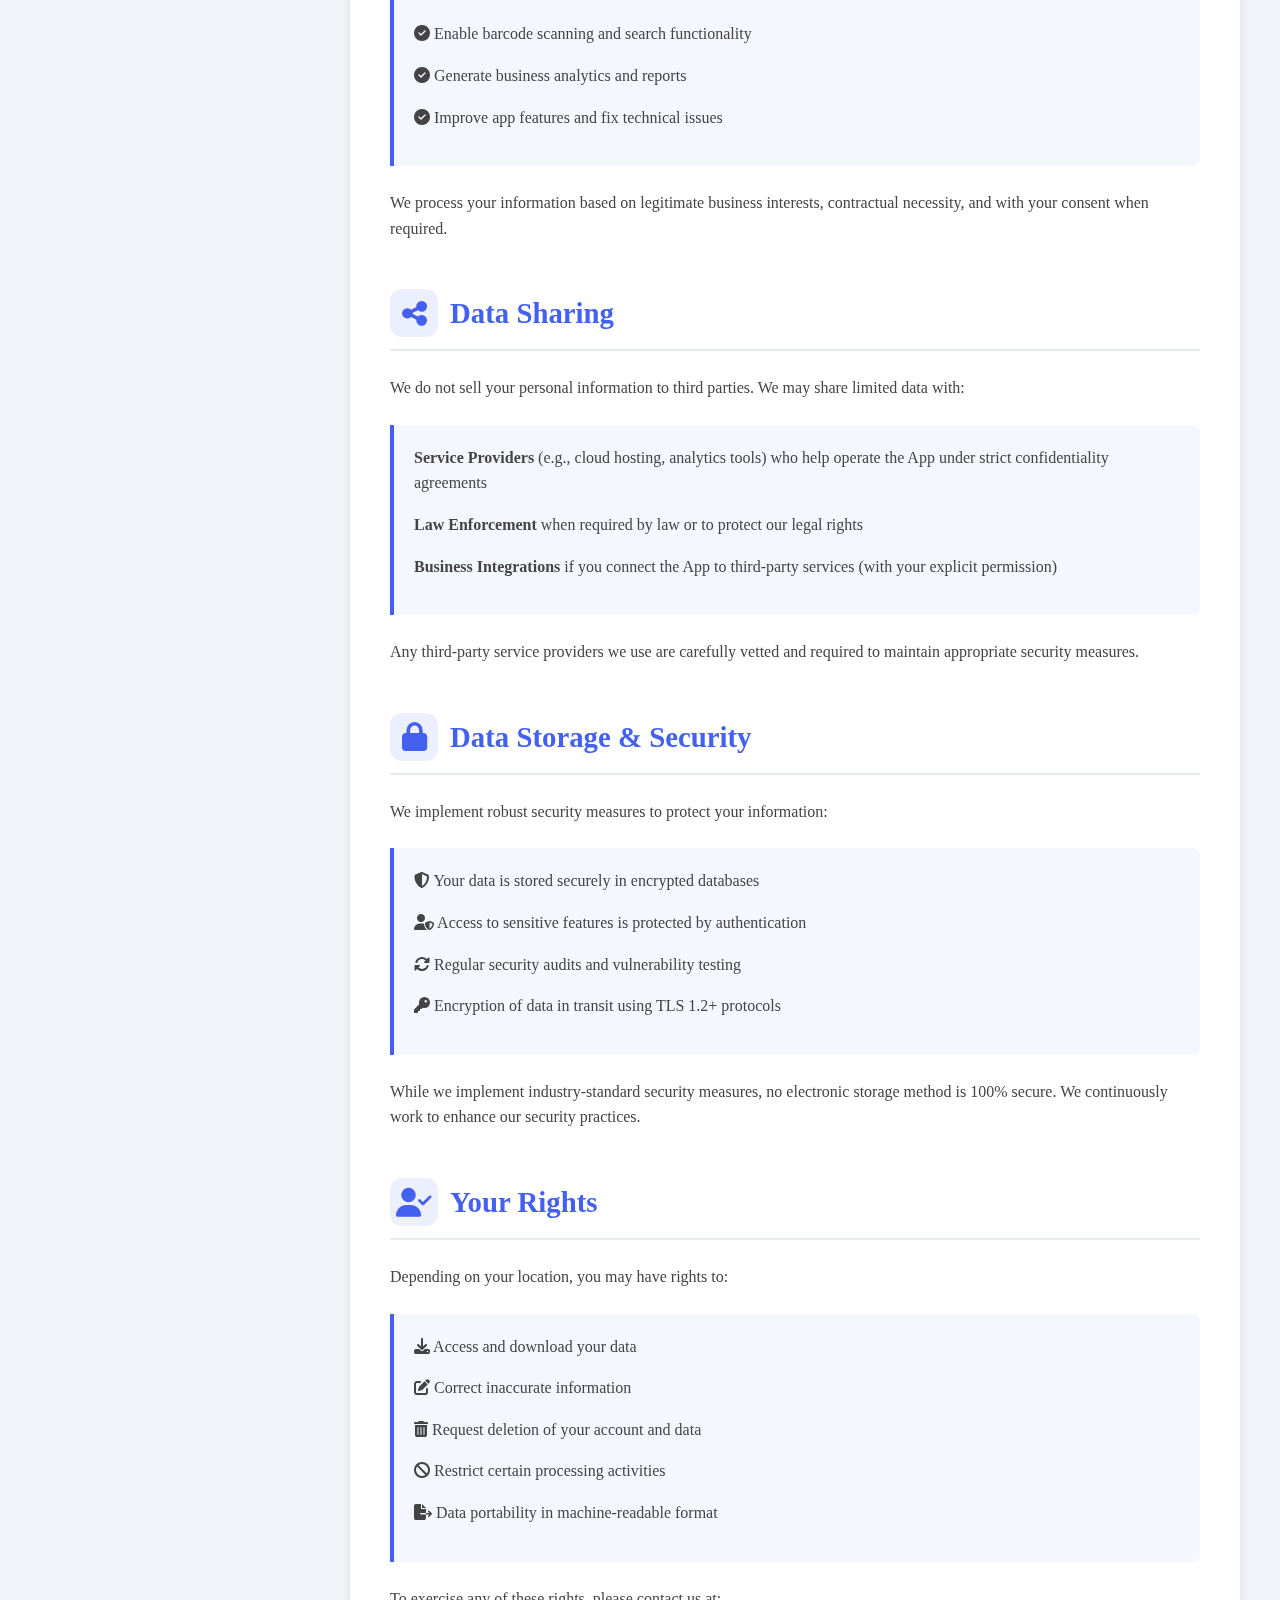
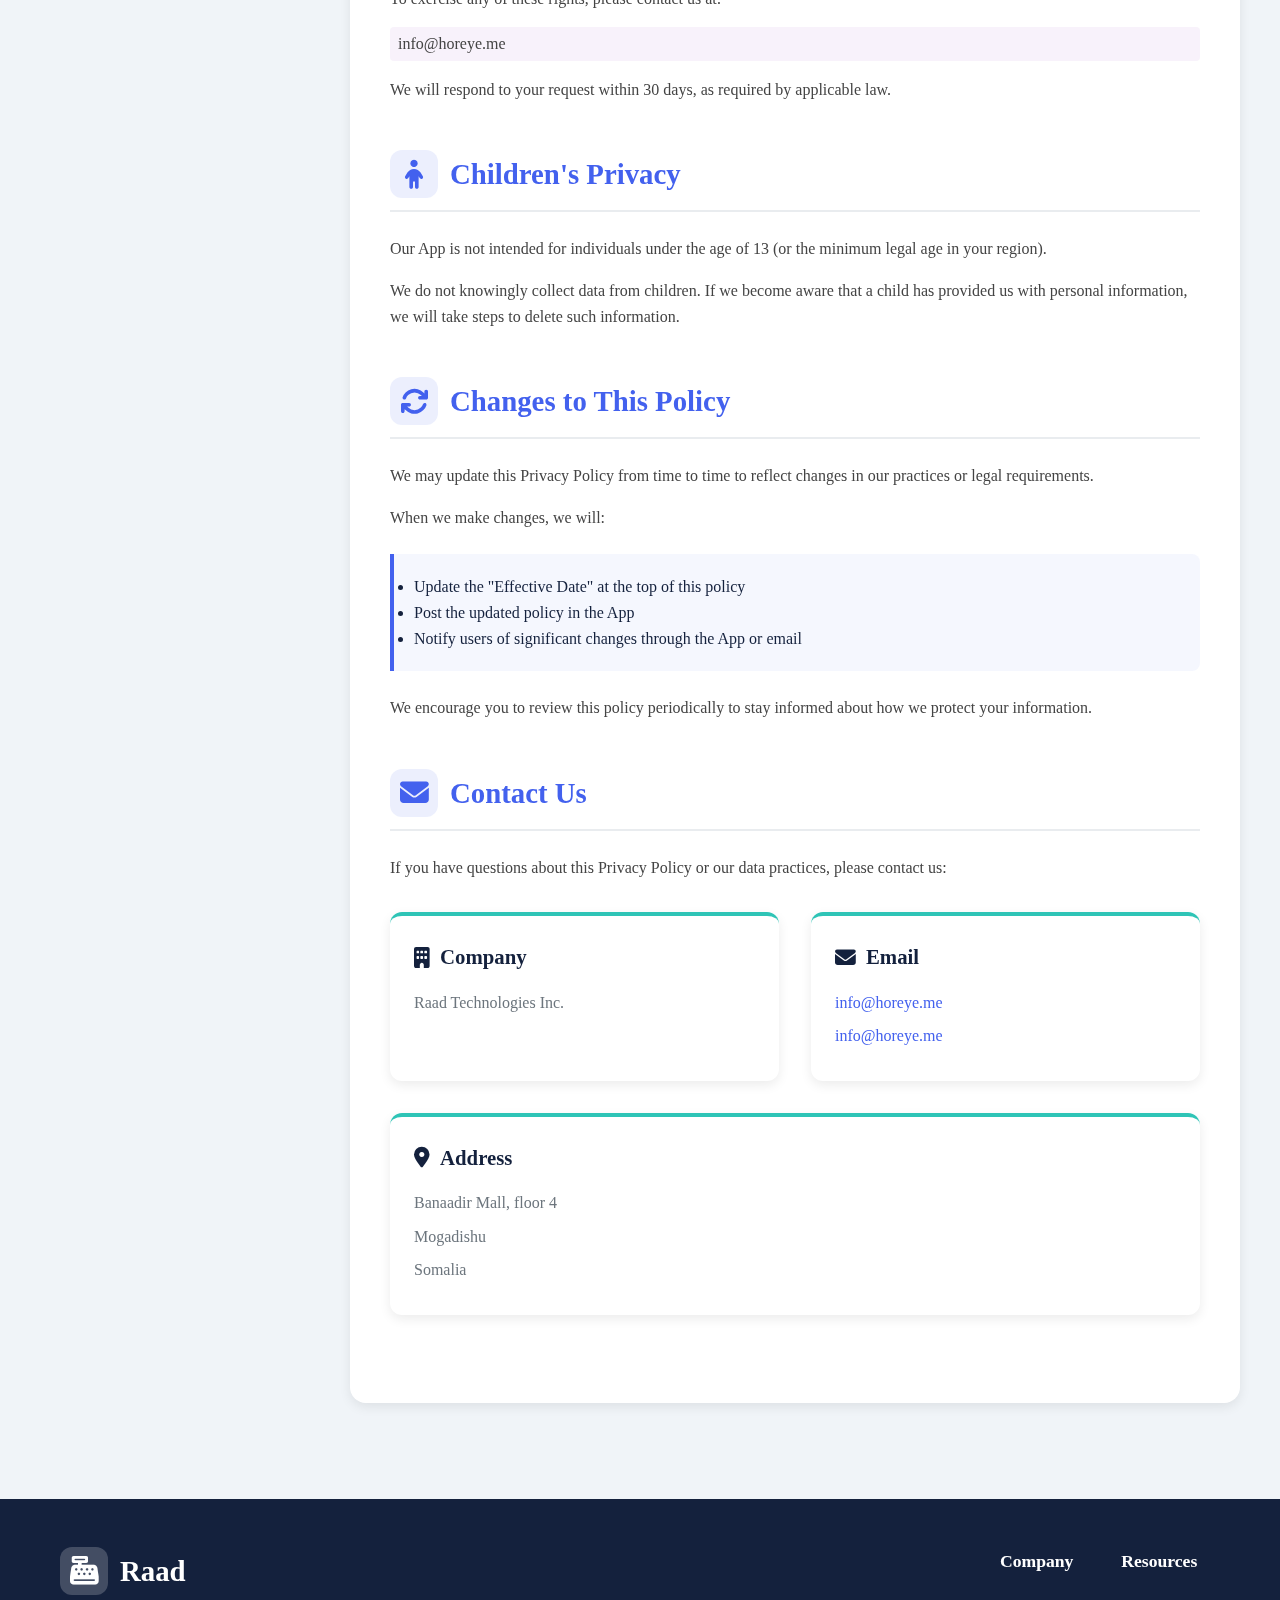
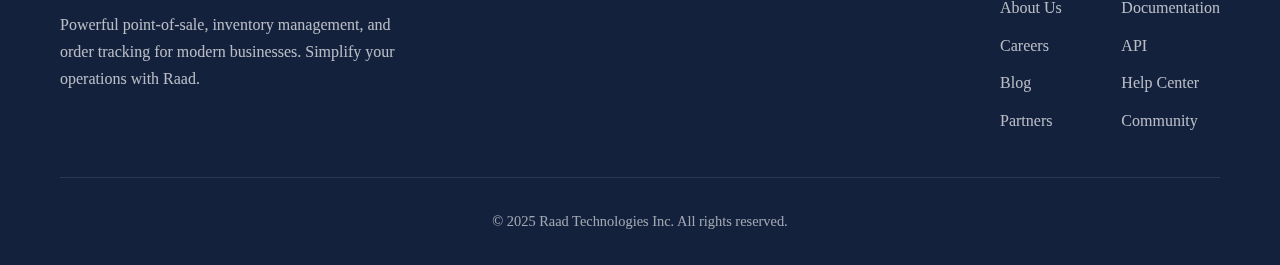
<file: privacy/index.html>
<!DOCTYPE html>
<html lang="en">
<head>
    <meta charset="UTF-8">
    <meta name="viewport" content="width=device-width, initial-scale=1.0">
    <title>Privacy Policy - Raad</title>
    <link rel="icon" type="image/png" href="../favicon/favicon-96x96.png" sizes="96x96" />
    <link rel="icon" type="image/svg+xml" href="../favicon/favicon.svg" />
    <link rel="shortcut icon" href="../favicon/favicon.ico" />
    <link rel="apple-touch-icon" sizes="180x180" href="../favicon/apple-touch-icon.png" />
    <link rel="manifest" href="../favicon/site.webmanifest" />
    <link rel="stylesheet" href="https://cdnjs.cloudflare.com/ajax/libs/font-awesome/6.4.0/css/all.min.css">
    <style>
        @import url('https://fonts.googleapis.com/css2?family=Rubik:ital,wght@0,300..900;1,300..900&display=swap');

        :root {
            --primary: #4361ee;
            --primary-dark: #3a56d4;
            --secondary: #7209b7;
            --dark: #14213d;
            --light: #f8f9fa;
            --gray: #6c757d;
            --border: #e9ecef;
            --success: #2ec4b6;
            --box-shadow: 0 4px 12px rgba(0,0,0,0.08);
            --transition: all 0.3s ease;
        }

        * {
            margin: 0;
            padding: 0;
            box-sizing: border-box;
        }

        body {
            font-family: 'Outfit' ;
            line-height: 1.6;
            color: var(--dark);
            background-color: #f0f4f8;
            position: relative;
        }

        body::before {
            content: "";
            position: fixed;
            top: 0;
            left: 0;
            width: 100%;
            height: 100%;
            background: linear-gradient(135deg, #f0f7ff 0%, #e6f7ff 100%);
            z-index: -1;
        }

        .container {
            max-width: 1200px;
            margin: 0 auto;
            padding: 0 20px;
        }

        /* Header Styles */
        header {
            background: linear-gradient(120deg, var(--primary), var(--secondary));
            color: white;
            padding: 1.5rem 0;
            box-shadow: 0 4px 6px rgba(0,0,0,0.1);
            position: sticky;
            top: 0;
            z-index: 100;
        }

        .header-content {
            display: flex;
            justify-content: space-between;
            align-items: center;
        }

        .logo {
            display: flex;
            align-items: center;
            gap: 12px;
            font-size: 1.8rem;
            font-weight: 700;
            text-decoration: none;
            color: white;
        }

        .logo-icon {
            background: rgba(255, 255, 255, 0.2);
            width: 48px;
            height: 48px;
            border-radius: 12px;
            display: flex;
            align-items: center;
            justify-content: center;
            backdrop-filter: blur(5px);
        }

        .nav-links {
            display: flex;
            gap: 25px;
        }

        .nav-links a {
            color: rgba(255, 255, 255, 0.85);
            text-decoration: none;
            font-weight: 500;
            font-size: 1.05rem;
            transition: var(--transition);
        }

        .nav-links a:hover {
            color: white;
            transform: translateY(-2px);
        }

        /* Hero Section */
        .hero {
            padding: 4rem 0 2rem;
            text-align: center;
        }

        .hero h1 {
            font-size: 2.8rem;
            margin-bottom: 1rem;
            background: linear-gradient(90deg, var(--primary), var(--secondary));
            -webkit-background-clip: text;
            -webkit-text-fill-color: transparent;
            background-clip: text;
        }

        .hero p {
            font-size: 1.2rem;
            max-width: 700px;
            margin: 0 auto 2rem;
            color: var(--gray);
        }

        .effective-date {
            display: inline-block;
            background: rgba(67, 97, 238, 0.1);
            color: var(--primary);
            padding: 0.5rem 1.5rem;
            border-radius: 50px;
            font-weight: 600;
            border: 1px solid rgba(67, 97, 238, 0.2);
        }

        /* Main Content Layout */
        .policy-container {
            display: flex;
            gap: 30px;
            padding: 2rem 0 4rem;
        }

        /* Table of Contents */
        .toc {
            flex: 0 0 280px;
            align-self: flex-start;
            position: sticky;
            top: 100px;
            background: white;
            border-radius: 16px;
            padding: 1.5rem;
            box-shadow: var(--box-shadow);
        }

        .toc h3 {
            font-size: 1.3rem;
            margin-bottom: 1rem;
            padding-bottom: 0.75rem;
            border-bottom: 2px solid var(--border);
            color: var(--primary);
        }

        .toc ul {
            list-style: none;
        }

        .toc li {
            margin-bottom: 0.7rem;
        }

        .toc a {
            text-decoration: none;
            color: var(--gray);
            display: flex;
            align-items: center;
            gap: 10px;
            transition: var(--transition);
            padding: 0.5rem 0.75rem;
            border-radius: 8px;
        }

        .toc a:hover {
            color: var(--primary);
            background: rgba(67, 97, 238, 0.05);
        }

        .toc a i {
            font-size: 0.9rem;
            color: var(--primary);
        }

        .toc a.active {
            color: var(--primary);
            background: rgba(67, 97, 238, 0.1);
            font-weight: 600;
        }

        /* Policy Content */
        .policy-content {
            flex: 1;
            background: white;
            border-radius: 16px;
            padding: 2.5rem;
            box-shadow: var(--box-shadow);
        }

        .section {
            margin-bottom: 3rem;
            scroll-margin-top: 100px;
        }

        .section h2 {
            font-size: 1.8rem;
            margin-bottom: 1.5rem;
            padding-bottom: 0.75rem;
            border-bottom: 2px solid var(--border);
            color: var(--primary);
            display: flex;
            align-items: center;
            gap: 12px;
        }

        .section h2 i {
            background: rgba(67, 97, 238, 0.1);
            width: 48px;
            height: 48px;
            border-radius: 12px;
            display: flex;
            align-items: center;
            justify-content: center;
            color: var(--primary);
        }

        .section h3 {
            font-size: 1.4rem;
            margin: 1.5rem 0 1rem;
            color: var(--secondary);
        }

        .section p {
            margin-bottom: 1rem;
            color: #444;
        }

        .info-box {
            background: rgba(67, 97, 238, 0.05);
            border-left: 4px solid var(--primary);
            padding: 1.25rem;
            border-radius: 0 8px 8px 0;
            margin: 1.5rem 0;
        }

        .data-table {
            width: 100%;
            border-collapse: collapse;
            margin: 1.5rem 0;
            border-radius: 8px;
            overflow: hidden;
            box-shadow: 0 2px 8px rgba(0,0,0,0.05);
        }

        .data-table th {
            background: rgba(67, 97, 238, 0.1);
            text-align: left;
            padding: 1rem;
            font-weight: 600;
            color: var(--primary);
        }

        .data-table td {
            padding: 1rem;
            border-bottom: 1px solid var(--border);
        }

        .data-table tr:last-child td {
            border-bottom: none;
        }

        .data-table tr:nth-child(even) {
            background: rgba(67, 97, 238, 0.03);
        }

        .highlight {
            background: rgba(114, 9, 183, 0.05);
            padding: 0.25rem 0.5rem;
            border-radius: 4px;
            font-weight: 500;
            color: var(--secondary);
        }

        /* Contact Section */
        .contact-info {
            display: flex;
            flex-wrap: wrap;
            gap: 2rem;
            margin-top: 2rem;
        }

        .contact-card {
            flex: 1;
            min-width: 250px;
            background: white;
            border-radius: 12px;
            padding: 1.5rem;
            box-shadow: var(--box-shadow);
            border-top: 4px solid var(--success);
        }

        .contact-card h4 {
            font-size: 1.3rem;
            margin-bottom: 1rem;
            color: var(--dark);
            display: flex;
            align-items: center;
            gap: 10px;
        }

        .contact-card p {
            color: var(--gray);
            margin-bottom: 0.5rem;
        }

        .contact-card a {
            color: var(--primary);
            text-decoration: none;
            transition: var(--transition);
        }

        .contact-card a:hover {
            color: var(--secondary);
            text-decoration: underline;
        }

        /* Footer */
        footer {
            background: var(--dark);
            color: white;
            padding: 3rem 0 2rem;
            margin-top: 2rem;
        }

        .footer-content {
            display: flex;
            justify-content: space-between;
            flex-wrap: wrap;
            gap: 2rem;
        }

        .footer-logo {
            flex: 1;
            min-width: 300px;
        }

        .footer-logo .logo {
            font-size: 1.8rem;
            margin-bottom: 1rem;
        }

        .footer-logo p {
            color: rgba(255, 255, 255, 0.7);
            max-width: 350px;
            line-height: 1.7;
        }

        .footer-links {
            display: flex;
            gap: 3rem;
        }

        .footer-links h4 {
            font-size: 1.1rem;
            margin-bottom: 1.25rem;
            color: white;
        }

        .footer-links ul {
            list-style: none;
        }

        .footer-links li {
            margin-bottom: 0.75rem;
        }

        .footer-links a {
            color: rgba(255, 255, 255, 0.7);
            text-decoration: none;
            transition: var(--transition);
        }

        .footer-links a:hover {
            color: white;
        }

        .copyright {
            text-align: center;
            padding-top: 2rem;
            margin-top: 2rem;
            border-top: 1px solid rgba(255, 255, 255, 0.1);
            color: rgba(255, 255, 255, 0.6);
            font-size: 0.9rem;
        }

        /* Responsive Design */
        @media (max-width: 900px) {
            .policy-container {
                flex-direction: column;
            }
            
            .toc {
                position: static;
                width: 100%;
            }
            
            .hero h1 {
                font-size: 2.2rem;
            }
            
            .nav-links {
                display: none;
            }
        }

        @media (max-width: 600px) {
            .hero {
                padding: 2.5rem 0 1.5rem;
            }
            
            .hero h1 {
                font-size: 1.8rem;
            }
            
            .policy-content {
                padding: 1.5rem;
            }
            
            .section h2 {
                font-size: 1.5rem;
            }
            
            .contact-info {
                flex-direction: column;
            }
            
            .footer-content {
                flex-direction: column;
            }
            
            .footer-links {
                flex-wrap: wrap;
            }
        }

        /* Back to top button */
        .back-to-top {
            position: fixed;
            bottom: 30px;
            right: 30px;
            background: var(--primary);
            color: white;
            width: 50px;
            height: 50px;
            border-radius: 50%;
            display: flex;
            align-items: center;
            justify-content: center;
            text-decoration: none;
            box-shadow: 0 4px 12px rgba(67, 97, 238, 0.3);
            transition: var(--transition);
            opacity: 0;
            transform: translateY(20px);
            z-index: 99;
        }

        .back-to-top.visible {
            opacity: 1;
            transform: translateY(0);
        }

        .back-to-top:hover {
            background: var(--primary-dark);
            transform: translateY(-3px);
        }
    </style>
</head>
<body>
    
    <!-- Hero Section -->
    <section class="hero">
        <div class="container">
            <h1>Privacy Policy</h1>
            <p>Your privacy is important to us. This policy explains how Raad collects, uses, and protects your information.</p>
            <div class="effective-date">
                <i class="fas fa-calendar-alt"></i> Effective Date: August 15, 2025
            </div>
        </div>
    </section>

    <!-- Main Content -->
    <div class="container policy-container">
        <!-- Table of Contents -->
        <aside class="toc">
            <h3><i class="fas fa-list"></i> Contents</h3>
            <ul>
                <li><a href="#introduction" class="active"><i class="fas fa-chevron-right"></i> Introduction</a></li>
                <li><a href="#information"><i class="fas fa-chevron-right"></i> Information We Collect</a></li>
                <li><a href="#usage"><i class="fas fa-chevron-right"></i> How We Use Information</a></li>
                <li><a href="#sharing"><i class="fas fa-chevron-right"></i> Data Sharing</a></li>
                <li><a href="#storage"><i class="fas fa-chevron-right"></i> Data Storage & Security</a></li>
                <li><a href="#rights"><i class="fas fa-chevron-right"></i> Your Rights</a></li>
                <li><a href="#children"><i class="fas fa-chevron-right"></i> Children's Privacy</a></li>
                <li><a href="#changes"><i class="fas fa-chevron-right"></i> Policy Changes</a></li>
                <li><a href="#contact"><i class="fas fa-chevron-right"></i> Contact Us</a></li>
            </ul>
        </aside>

        <!-- Policy Content -->
        <main class="policy-content">
            <!-- Introduction -->
            <section id="introduction" class="section">
                <h2><i class="fas fa-info-circle"></i> Introduction</h2>
                <p>Raad operates the Raad mobile application to provide businesses with point-of-sale, inventory management, and order tracking features.</p>
                <p>We are committed to protecting your privacy and handling your data transparently. This Privacy Policy explains how we collect, use, and safeguard your information when you use our App.</p>
                <div class="info-box">
                    <p><i class="fas fa-lightbulb"></i> <strong>Key Principle:</strong> We only collect information necessary to provide and improve our services. We never sell your personal information to third parties.</p>
                </div>
            </section>

            <!-- Information We Collect -->
            <section id="information" class="section">
                <h2><i class="fas fa-database"></i> Information We Collect</h2>
                <p>We collect the following types of information when you use our App:</p>
                
                <h3>1.1 Personal Information</h3>
                <ul class="data-table">
                    <tr>
                        <td>Account Information</td>
                        <td>Name, email address, phone number (during account registration)</td>
                    </tr>
                    <tr>
                        <td>Business Details</td>
                        <td>Business name, location, contact information</td>
                    </tr>
                    <tr>
                        <td>Profile Photo</td>
                        <td>Optional profile image for your account</td>
                    </tr>
                </ul>
                
                <h3>1.2 Product & Business Data</h3>
                <ul class="data-table">
                    <tr>
                        <td>Product Information</td>
                        <td>Product names, descriptions, prices, stock availability</td>
                    </tr>
                    <tr>
                        <td>Product Identification</td>
                        <td>Barcodes and images of products</td>
                    </tr>
                    <tr>
                        <td>Transaction Records</td>
                        <td>Orders, receipts, and transaction history</td>
                    </tr>
                </ul>
                
                <h3>1.3 Device & Technical Data</h3>
                <ul class="data-table">
                    <tr>
                        <td>Device Information</td>
                        <td>Device model, operating system version</td>
                    </tr>
                    <tr>
                        <td>Network Data</td>
                        <td>IP address, app version</td>
                    </tr>
                    <tr>
                        <td>Usage Analytics</td>
                        <td>Usage logs and crash reports</td>
                    </tr>
                </ul>
            </section>

            <!-- How We Use Information -->
            <section id="usage" class="section">
                <h2><i class="fas fa-cogs"></i> How We Use Your Information</h2>
                <p>We use your information for the following purposes:</p>
                
                <div class="info-box">
                    <p><i class="fas fa-check-circle"></i> Provide authentication and secure access to your account</p>
                    <p><i class="fas fa-check-circle"></i> Display, add, edit, and manage your products and staff</p>
                    <p><i class="fas fa-check-circle"></i> Process and store order and sales data</p>
                    <p><i class="fas fa-check-circle"></i> Enable barcode scanning and search functionality</p>
                    <p><i class="fas fa-check-circle"></i> Generate business analytics and reports</p>
                    <p><i class="fas fa-check-circle"></i> Improve app features and fix technical issues</p>
                </div>
                
                <p>We process your information based on legitimate business interests, contractual necessity, and with your consent when required.</p>
            </section>

            <!-- Data Sharing -->
            <section id="sharing" class="section">
                <h2><i class="fas fa-share-alt"></i> Data Sharing</h2>
                <p>We do not sell your personal information to third parties. We may share limited data with:</p>
                
                <div class="info-box">
                    <p><strong>Service Providers</strong> (e.g., cloud hosting, analytics tools) who help operate the App under strict confidentiality agreements</p>
                    <p><strong>Law Enforcement</strong> when required by law or to protect our legal rights</p>
                    <p><strong>Business Integrations</strong> if you connect the App to third-party services (with your explicit permission)</p>
                </div>
                
                <p>Any third-party service providers we use are carefully vetted and required to maintain appropriate security measures.</p>
            </section>

            <!-- Data Storage & Security -->
            <section id="storage" class="section">
                <h2><i class="fas fa-lock"></i> Data Storage & Security</h2>
                <p>We implement robust security measures to protect your information:</p>
                
                <div class="info-box">
                    <p><i class="fas fa-shield-alt"></i> Your data is stored securely in encrypted databases</p>
                    <p><i class="fas fa-user-shield"></i> Access to sensitive features is protected by authentication</p>
                    <p><i class="fas fa-sync-alt"></i> Regular security audits and vulnerability testing</p>
                    <p><i class="fas fa-key"></i> Encryption of data in transit using TLS 1.2+ protocols</p>
                </div>
                
                <p>While we implement industry-standard security measures, no electronic storage method is 100% secure. We continuously work to enhance our security practices.</p>
            </section>

            <!-- Your Rights -->
            <section id="rights" class="section">
                <h2><i class="fas fa-user-check"></i> Your Rights</h2>
                <p>Depending on your location, you may have rights to:</p>
                
                <div class="info-box">
                    <p><i class="fas fa-download"></i> Access and download your data</p>
                    <p><i class="fas fa-edit"></i> Correct inaccurate information</p>
                    <p><i class="fas fa-trash-alt"></i> Request deletion of your account and data</p>
                    <p><i class="fas fa-ban"></i> Restrict certain processing activities</p>
                    <p><i class="fas fa-file-export"></i> Data portability in machine-readable format</p>
                </div>
                
                <p>To exercise any of these rights, please contact us at:</p>
                <p class="highlight">info@horeye.me</p>
                <p>We will respond to your request within 30 days, as required by applicable law.</p>
            </section>

            <!-- Children's Privacy -->
            <section id="children" class="section">
                <h2><i class="fas fa-child"></i> Children's Privacy</h2>
                <p>Our App is not intended for individuals under the age of 13 (or the minimum legal age in your region).</p>
                <p>We do not knowingly collect data from children. If we become aware that a child has provided us with personal information, we will take steps to delete such information.</p>
            </section>

            <!-- Changes to Policy -->
            <section id="changes" class="section">
                <h2><i class="fas fa-sync"></i> Changes to This Policy</h2>
                <p>We may update this Privacy Policy from time to time to reflect changes in our practices or legal requirements.</p>
                <p>When we make changes, we will:</p>
                <ul class="info-box">
                    <li>Update the "Effective Date" at the top of this policy</li>
                    <li>Post the updated policy in the App</li>
                    <li>Notify users of significant changes through the App or email</li>
                </ul>
                <p>We encourage you to review this policy periodically to stay informed about how we protect your information.</p>
            </section>

            <!-- Contact Us -->
            <section id="contact" class="section">
                <h2><i class="fas fa-envelope"></i> Contact Us</h2>
                <p>If you have questions about this Privacy Policy or our data practices, please contact us:</p>
                
                <div class="contact-info">
                    <div class="contact-card">
                        <h4><i class="fas fa-building"></i> Company</h4>
                        <p>Raad Technologies Inc.</p>
                    </div>
                    
                    <div class="contact-card">
                        <h4><i class="fas fa-envelope"></i> Email</h4>
                        <p><a href="mailto:privacy@Raad.com">info@horeye.me</a></p>
                        <p><a href="mailto:support@Raad.com">info@horeye.me</a></p>
                    </div>
                    
                    <div class="contact-card">
                        <h4><i class="fas fa-map-marker-alt"></i> Address</h4>
                        <p>Banaadir Mall, floor 4</p>
                        <p>Mogadishu</p>
                        <p>Somalia</p>
                    </div>
                </div>
            </section>
        </main>
    </div>

    <!-- Footer -->
    <footer>
        <div class="container">
            <div class="footer-content">
                <div class="footer-logo">
                    <a href="#" class="logo">
                        <div class="logo-icon">
                            <i class="fas fa-cash-register"></i>
                        </div>
                        Raad
                    </a>
                    <p>Powerful point-of-sale, inventory management, and order tracking for modern businesses. Simplify your operations with Raad.</p>
                </div>
                
                <div class="footer-links">
                    <div>
                        <h4>Company</h4>
                        <ul>
                            <li><a href="#">About Us</a></li>
                            <li><a href="#">Careers</a></li>
                            <li><a href="#">Blog</a></li>
                            <li><a href="#">Partners</a></li>
                        </ul>
                    </div>
                    
                    <div>
                        <h4>Resources</h4>
                        <ul>
                            <li><a href="#">Documentation</a></li>
                            <li><a href="#">API</a></li>
                            <li><a href="#">Help Center</a></li>
                            <li><a href="#">Community</a></li>
                        </ul>
                    </div>
                    
                    
                </div>
            </div>
            
            <div class="copyright">
                <p>&copy; 2025 Raad Technologies Inc. All rights reserved.</p>
            </div>
        </div>
    </footer>

    <!-- Back to Top Button -->
    <a href="#" class="back-to-top" id="backToTop">
        <i class="fas fa-arrow-up"></i>
    </a>

    <script>
        // Back to top button functionality
        const backToTopButton = document.getElementById('backToTop');
        
        window.addEventListener('scroll', () => {
            if (window.pageYOffset > 300) {
                backToTopButton.classList.add('visible');
            } else {
                backToTopButton.classList.remove('visible');
            }
        });
        
        backToTopButton.addEventListener('click', (e) => {
            e.preventDefault();
            window.scrollTo({
                top: 0,
                behavior: 'smooth'
            });
        });
        
        // Table of Contents highlighting
        const sections = document.querySelectorAll('.section');
        const navLinks = document.querySelectorAll('.toc a');
        
        window.addEventListener('scroll', () => {
            let current = '';
            
            sections.forEach(section => {
                const sectionTop = section.offsetTop;
                const sectionHeight = section.clientHeight;
                
                if (pageYOffset >= (sectionTop - 150)) {
                    current = section.getAttribute('id');
                }
            });
            
            navLinks.forEach(link => {
                link.classList.remove('active');
                if (link.getAttribute('href').substring(1) === current) {
                    link.classList.add('active');
                }
            });
        });
    </script>
</body>
</html>
</file>
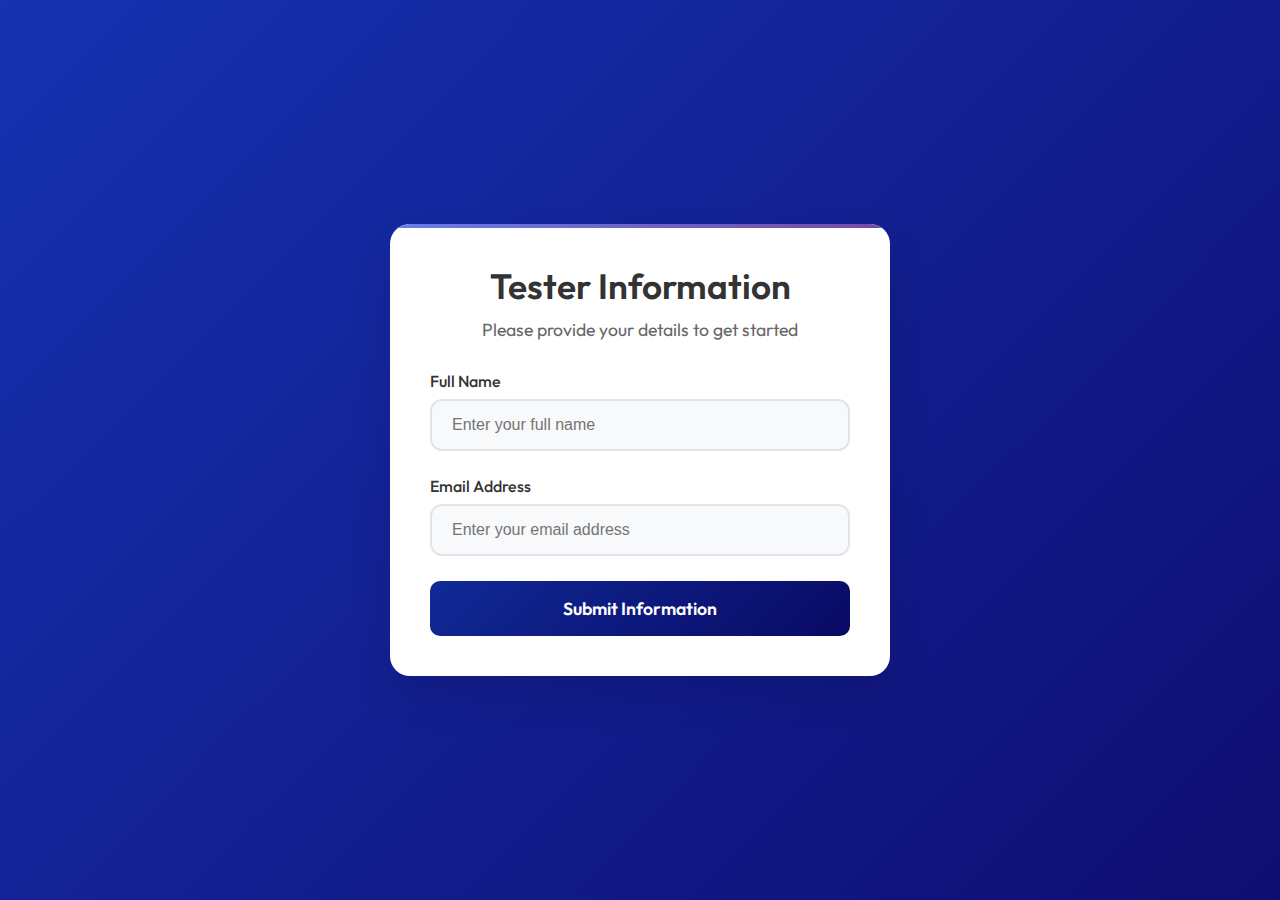
<file: TryScope/index.html>
<!DOCTYPE html>
<html lang="en">
<head>
    <meta charset="UTF-8">
    <meta name="viewport" content="width=device-width, initial-scale=1.0">

    <link rel="icon" type="image/png" href="../favicon/favicon-96x96.png" sizes="96x96" />
    <link rel="icon" type="image/svg+xml" href="../favicon/favicon.svg" />
    <link rel="shortcut icon" href="../favicon/favicon.ico" />
    <link rel="apple-touch-icon" sizes="180x180" href="../favicon/apple-touch-icon.png" />
    <link rel="manifest" href="../favicon/site.webmanifest" />

    <title>Tester Information</title>
    <style>

        @import url('https://fonts.googleapis.com/css2?family=Outfit:wght@100..900&display=swap');

        * {
            margin: 0;
            padding: 0;
            box-sizing: border-box;
        }

        body {
            font-family: 'Outfit';
            background: linear-gradient(135deg, #1632b1 0%, #0f0d71 100%);
            min-height: 100vh;
            display: flex;
            align-items: center;
            justify-content: center;
            padding: 20px;
        }

        .container {
            background: white;
            padding: 40px;
            border-radius: 20px;
            box-shadow: 0 20px 40px rgba(0, 0, 0, 0.1);
            max-width: 500px;
            width: 100%;
            position: relative;
            overflow: hidden;
        }

        .container::before {
            content: '';
            position: absolute;
            top: 0;
            left: 0;
            right: 0;
            height: 4px;
            background: linear-gradient(90deg, #667eea, #764ba2);
        }

        .header {
            text-align: center;
            margin-bottom: 30px;
        }

        .header h1 {
            color: #333;
            font-size: 2.2rem;
            margin-bottom: 10px;
            font-weight: 600;
        }

        .header p {
            color: #666;
            font-size: 1.1rem;
        }

        .form-group {
            margin-bottom: 25px;
            position: relative;
        }

        .form-group label {
            display: block;
            margin-bottom: 8px;
            color: #333;
            font-weight: 500;
            font-size: 1rem;
        }

        .form-group input {
            width: 100%;
            padding: 15px 20px;
            border: 2px solid #e1e5e9;
            border-radius: 12px;
            font-size: 1rem;
            transition: all 0.3s ease;
            background: #f8f9fa;
        }

        .form-group input:focus {
            outline: none;
            border-color: #667eea;
            background: white;
            transform: translateY(-2px);
            box-shadow: 0 8px 25px rgba(102, 126, 234, 0.15);
        }

        .form-group input:valid {
            border-color: #28a745;
        }

        .submit-btn {
            width: 100%;
            padding: 16px;
            background: linear-gradient(135deg, #102996 0%, #090a64 100%);
            color: white;
            border: none;
            border-radius: 10px;
            font-size: 1.1rem;
            font-weight: 600;
            cursor: pointer;
            transition: all 0.3s ease;
            position: relative;
            overflow: hidden;
            font-family: 'Outfit';
        }

        .submit-btn:hover {
            transform: translateY(-2px);
            box-shadow: 0 15px 35px rgba(102, 126, 234, 0.3);
        }

        .submit-btn:active {
            transform: translateY(0);
        }

        .submit-btn:disabled {
            opacity: 0.7;
            cursor: not-allowed;
            transform: none;
        }

        .loading {
            display: none;
            position: absolute;
            top: 50%;
            left: 50%;
            transform: translate(-50%, -50%);
        }

        .loading::after {
            content: '';
            width: 20px;
            height: 20px;
            border: 2px solid transparent;
            border-top: 2px solid white;
            border-radius: 50%;
            animation: spin 1s linear infinite;
        }

        @keyframes spin {
            0% { transform: rotate(0deg); }
            100% { transform: rotate(360deg); }
        }

        /* Success Popup Styles */
        .popup-overlay {
            position: fixed;
            top: 0;
            left: 0;
            width: 100%;
            height: 100%;
            background: rgba(0, 0, 0, 0.5);
            display: none;
            align-items: center;
            justify-content: center;
            z-index: 1000;
            backdrop-filter: blur(5px);
        }

        .popup {
            background: white;
            padding: 40px;
            border-radius: 20px;
            text-align: center;
            max-width: 400px;
            width: 90%;
            box-shadow: 0 25px 50px rgba(0, 0, 0, 0.2);
            transform: scale(0.7);
            opacity: 0;
            transition: all 0.3s ease;
        }

        .popup.show {
            transform: scale(1);
            opacity: 1;
        }

        .popup .success-icon {
            width: 80px;
            height: 80px;
            background: #28a745;
            border-radius: 50%;
            display: flex;
            align-items: center;
            justify-content: center;
            margin: 0 auto 20px;
            animation: bounce 0.6s ease;
        }

        .popup .success-icon::after {
            content: '✓';
            color: white;
            font-size: 40px;
            font-weight: bold;
        }

        @keyframes bounce {
            0%, 20%, 53%, 80%, 100% { transform: translate3d(0, 0, 0); }
            40%, 43% { transform: translate3d(0, -10px, 0); }
            70% { transform: translate3d(0, -5px, 0); }
            90% { transform: translate3d(0, -2px, 0); }
        }

        .popup h2 {
            color: #333;
            margin-bottom: 15px;
            font-size: 1.8rem;
        }

        .popup p {
            color: #666;
            margin-bottom: 25px;
            font-size: 1.1rem;
        }

        .popup .close-btn {
            background: #061d84;
            color: white;
            border: none;
            padding: 12px 30px;
            border-radius: 8px;
            cursor: pointer;
            font-size: 1rem;
            transition: background 0.3s ease;
            font-family: 'Outfit';
        }

        .popup .close-btn:hover {
            background: #5a6fd8;
        }

        /* Error message styles */
        .error-message {
            color: #dc3545;
            font-size: 0.9rem;
            margin-top: 5px;
            display: none;
        }

        /* Responsive Design */
        @media (max-width: 768px) {
            .container {
                padding: 30px 20px;
                margin: 10px;
            }

            .header h1 {
                font-size: 1.8rem;
            }

            .popup {
                padding: 30px 20px;
            }
        }
    </style>
</head>
<body>
    <div class="container">
        <div class="header">
            <h1>Tester Information</h1>
            <p>Please provide your details to get started</p>
        </div>
        
        <form id="testerForm">
            <div class="form-group">
                <label for="name">Full Name</label>
                <input type="text" id="name" name="name" required placeholder="Enter your full name">
                <div class="error-message" id="nameError"></div>
            </div>
            
            <div class="form-group">
                <label for="email">Email Address</label>
                <input type="email" id="email" name="email" required placeholder="Enter your email address">
                <div class="error-message" id="emailError"></div>
            </div>
            
            <button type="submit" class="submit-btn" id="submitBtn">
                <span class="btn-text">Submit Information</span>
                <div class="loading" id="loading"></div>
            </button>
        </form>
    </div>

    <!-- Success Popup -->
    <div class="popup-overlay" id="popupOverlay">
        <div class="popup" id="popup">
            <div class="success-icon"></div>
            <h2>Success!</h2>
            <p>Your information has been saved successfully. We will send you email for Testing!</p>
            <button class="close-btn" id="closeBtn">Continue</button>
        </div>
    </div>

    <script>
        // Google Sheets Configuration
        const GOOGLE_SHEETS_URL = 'https://script.google.com/macros/s/AKfycbyxn9Adn7MCaRaAdcHS16e3D5hRX_EFAMJ8ZwYm1MpTQRpukUt8nr8_d4qpDsq2HAIu/exec';
        
        // Form elements
        const form = document.getElementById('testerForm');
        const submitBtn = document.getElementById('submitBtn');
        const loading = document.getElementById('loading');
        const btnText = document.querySelector('.btn-text');
        const popupOverlay = document.getElementById('popupOverlay');
        const popup = document.getElementById('popup');
        const closeBtn = document.getElementById('closeBtn');

        // Form validation
        function validateForm() {
            const name = document.getElementById('name').value.trim();
            const email = document.getElementById('email').value.trim();
            let isValid = true;

            // Clear previous errors
            document.getElementById('nameError').style.display = 'none';
            document.getElementById('emailError').style.display = 'none';

            // Validate name
            if (name.length < 2) {
                document.getElementById('nameError').textContent = 'Name must be at least 2 characters long';
                document.getElementById('nameError').style.display = 'block';
                isValid = false;
            }

            // Validate email
            const emailRegex = /^[^\s@]+@[^\s@]+\.[^\s@]+$/;
            if (!emailRegex.test(email)) {
                document.getElementById('emailError').textContent = 'Please enter a valid email address';
                document.getElementById('emailError').style.display = 'block';
                isValid = false;
            }

            return isValid;
        }

        // Submit form to Google Sheets
        async function submitToGoogleSheets(name, email) {
            try {
                const formData = new FormData();
                formData.append('name', name);
                formData.append('email', email);
                formData.append('timestamp', new Date().toISOString());

                const response = await fetch(GOOGLE_SHEETS_URL, {
                    method: 'POST',
                    body: formData
                });

                if (response.ok) {
                    return true;
                } else {
                    throw new Error('Failed to submit data');
                }
            } catch (error) {
                console.error('Error submitting to Google Sheets:', error);
                // For demo purposes, we'll simulate success
                // In production, you'd want to handle this error properly
                return true;
            }
        }

        // Show loading state
        function showLoading() {
            submitBtn.disabled = true;
            btnText.style.opacity = '0';
            loading.style.display = 'block';
        }

        // Hide loading state
        function hideLoading() {
            submitBtn.disabled = false;
            btnText.style.opacity = '1';
            loading.style.display = 'none';
        }

        // Show success popup
        function showSuccessPopup() {
            popupOverlay.style.display = 'flex';
            setTimeout(() => {
                popup.classList.add('show');
            }, 100);
        }

        // Hide success popup
        function hideSuccessPopup() {
            popup.classList.remove('show');
            setTimeout(() => {
                popupOverlay.style.display = 'none';
            }, 300);
        }


        // Redirect to index.html
        function redirectToIndex() {
            window.location.href = '../';
        }

        // Form submit handler
        form.addEventListener('submit', async function(e) {
            e.preventDefault();

            if (!validateForm()) {
                return;
            }

            const name = document.getElementById('name').value.trim();
            const email = document.getElementById('email').value.trim();

            showLoading();

            // Submit to Google Sheets
            const success = await submitToGoogleSheets(name, email);

            hideLoading();

            if (success) {
                showSuccessPopup();
                
                // Auto redirect after 3 seconds
                setTimeout(() => {
                    redirectToIndex();
                }, 3000);
            } else {
                alert('Failed to submit data. Please try again.');
            }
        });

        // Close button handler
        closeBtn.addEventListener('click', function() {
            hideSuccessPopup();
            setTimeout(() => {
                redirectToIndex();
            }, 300);
        });

        // Click outside popup to close
        popupOverlay.addEventListener('click', function(e) {
            if (e.target === popupOverlay) {
                hideSuccessPopup();
                setTimeout(() => {
                    redirectToIndex();
                }, 300);
            }
        });

        // Real-time validation
        document.getElementById('name').addEventListener('input', function() {
            if (this.value.trim().length >= 2) {
                document.getElementById('nameError').style.display = 'none';
            }
        });

        document.getElementById('email').addEventListener('input', function() {
            const emailRegex = /^[^\s@]+@[^\s@]+\.[^\s@]+$/;
            if (emailRegex.test(this.value.trim())) {
                document.getElementById('emailError').style.display = 'none';
            }
        });

        // Form animation on load
        window.addEventListener('load', function() {
            document.querySelector('.container').style.animation = 'fadeInUp 0.6s ease';
        });

        // Add CSS animation for container
        const style = document.createElement('style');
        style.textContent = `
            @keyframes fadeInUp {
                from {
                    opacity: 0;
                    transform: translateY(30px);
                }
                to {
                    opacity: 1;
                    transform: translateY(0);
                }
            }
        `;
        document.head.appendChild(style);

        /* 
        GOOGLE SHEETS SETUP INSTRUCTIONS:
        
        1. Create a new Google Sheet
        2. Go to Extensions > Apps Script
        3. Replace the default code with:

        function doPost(e) {
            var sheet = SpreadsheetApp.getActiveSheet();
            var name = e.parameter.name;
            var email = e.parameter.email;
            var timestamp = e.parameter.timestamp;
            
            sheet.appendRow([name, email, timestamp]);
            
            return ContentService.createTextOutput('Success').setMimeType(ContentService.MimeType.TEXT);
        }

        4. Save and deploy the script as a web app
        5. Copy the deployment URL and replace YOUR_SCRIPT_ID in the GOOGLE_SHEETS_URL variable above
        6. Make sure to set permissions to "Anyone" for the web app
        */
    </script>
</body>
</html>
</file>
<file: Decumentation/style.css>
@import url('https://fonts.googleapis.com/css2?family=Outfit:wght@100..900&display=swap');



        :root {
            --primary-blue: #1a73e8;
            --dark-blue: #0d47a1;
            --light-blue: #4285f4;
            --text-dark: #202124;
            --text-light: #5f6368;
            --background: #f8f9fa;
            --sidebar-bg: linear-gradient(135deg, #0d47a1 0%, #000000 100%);
            --card-shadow: 0 2px 10px rgba(0, 0, 0, 0.1);
            --transition: all 0.3s ease;
        }

        * {
            margin: 0;
            padding: 0;
            box-sizing: border-box;
            
        }

        body {
            background-color: var(--background);
            color: var(--text-dark);
            display: flex;
            min-height: 100vh;
            overflow-x: hidden;
            font-family: 'Outfit', sans-serif;
        }

        /* Sidebar Styles */
        .sidebar {
            width: 280px;
            background: var(--sidebar-bg);
            color: white;
            padding: 20px 0;
            transition: var(--transition);
            position: fixed;
            height: 100vh;
            overflow-y: auto;
            z-index: 1000;
        }

        .sidebar-header {
            padding: 0 20px 20px;
            border-bottom: 1px solid rgba(255, 255, 255, 0.1);
            margin-bottom: 20px;
        }

        .sidebar-header h2 {
            display: flex;
            align-items: center;
            gap: 10px;
            font-size: 1.5rem;
            font-weight: 600;
        }

        .sidebar-header h2 i {
            color: var(--light-blue);
        }

        .sidebar-nav {
            list-style: none;
            padding: 0 15px;
        }

        .sidebar-nav li {
            margin-bottom: 5px;
        }

        .nav-link {
            display: flex;
            align-items: center;
            padding: 12px 15px;
            border-radius: 8px;
            color: rgba(255, 255, 255, 0.85);
            text-decoration: none;
            font-weight: 500;
            transition: var(--transition);
            gap: 12px;
        }

        .nav-link:hover, .nav-link:focus {
            background: rgba(255, 255, 255, 0.1);
            color: white;
            outline: none;
        }

        .nav-link.active {
            background: var(--primary-blue);
            color: white;
        }

        .nav-link i {
            width: 24px;
            text-align: center;
        }

        /* Main Content Styles */
        .main-content {
            flex: 1;
            margin-left: 280px;
            padding: 30px 40px;
            transition: var(--transition);
        }

        .content-header {
            margin-bottom: 30px;
            padding-bottom: 15px;
            border-bottom: 1px solid #e0e0e0;
        }

        .content-header h1 {
            font-size: 2.2rem;
            color: var(--dark-blue);
            margin-bottom: 10px;
        }

        .breadcrumb {
            display: flex;
            list-style: none;
            color: var(--text-light);
            font-size: 0.9rem;
        }

        .breadcrumb li:not(:last-child)::after {
            content: "›";
            margin: 0 10px;
        }

        .content-section {
            display: none;
            animation: fadeIn 0.5s ease;
        }

        .content-section.active {
            display: block;
        }

        .section-card {
            background: white;
            border-radius: 12px;
            box-shadow: var(--card-shadow);
            padding: 25px;
            margin-bottom: 30px;
        }

        .section-card h2 {
            color: var(--dark-blue);
            margin-bottom: 20px;
            padding-bottom: 10px;
            border-bottom: 2px solid var(--light-blue);
            display: inline-block;
        }

        .section-card p {
            line-height: 1.7;
            color: var(--text-light);
            margin-bottom: 20px;
        }

        .section-card ul, .section-card ol {
            padding-left: 25px;
            margin-bottom: 20px;
            color: var(--text-light);
        }

        .section-card li {
            margin-bottom: 10px;
            line-height: 1.6;
        }

        .image-container {
            margin: 25px 0;
            border-radius: 8px;
            overflow: hidden;
            box-shadow: 0 4px 15px rgba(0, 0, 0, 0.1);
        }

        .image-container img {
            width: 100%;
            display: block;
        }

        .image-caption {
            text-align: center;
            font-style: italic;
            color: var(--text-light);
            margin-top: 8px;
            font-size: 0.9rem;
        }

        .code-block {
            background: #2d2d2d;
            color: #f8f8f2;
            padding: 20px;
            border-radius: 8px;
            font-family: 'Courier New', monospace;
            margin: 20px 0;
            overflow-x: auto;
        }

        .btn {
            display: inline-block;
            background: var(--primary-blue);
            color: white;
            padding: 12px 25px;
            border-radius: 8px;
            text-decoration: none;
            font-weight: 600;
            transition: var(--transition);
            border: none;
            cursor: pointer;
            margin: 10px 0;
        }

        .btn:hover, .btn:focus {
            background: var(--dark-blue);
            outline: none;
            transform: translateY(-2px);
        }

        .btn i {
            margin-right: 8px;
        }

        .feature-grid {
            display: grid;
            grid-template-columns: repeat(auto-fill, minmax(300px, 1fr));
            gap: 25px;
            margin: 30px 0;
        }

        .feature-card {
            background: white;
            border-radius: 12px;
            box-shadow: var(--card-shadow);
            padding: 25px;
            transition: var(--transition);
            border-top: 4px solid var(--primary-blue);
        }

        .feature-card:hover {
            transform: translateY(-5px);
            box-shadow: 0 8px 20px rgba(0, 0, 0, 0.12);
        }

        .feature-card h3 {
            color: var(--dark-blue);
            margin-bottom: 15px;
            display: flex;
            align-items: center;
            gap: 10px;
        }

        .feature-card h3 i {
            color: var(--primary-blue);
        }

        /* Footer */
        .footer {
            text-align: center;
            padding: 25px;
            margin-top: 40px;
            border-top: 1px solid #e0e0e0;
            color: var(--text-light);
            font-size: 0.9rem;
        }

        /* Responsive Styles */
        .menu-toggle {
            display: none;
            position: fixed;
            top: 20px;
            left: 20px;
            background: var(--primary-blue);
            color: white;
            border: none;
            width: 45px;
            height: 45px;
            border-radius: 50%;
            font-size: 1.2rem;
            cursor: pointer;
            z-index: 2000;
            box-shadow: 0 4px 12px rgba(0, 0, 0, 0.15);
        }

        @keyframes fadeIn {
            from { opacity: 0; transform: translateY(10px); }
            to { opacity: 1; transform: translateY(0); }
        }

        @media (max-width: 992px) {
            .sidebar {
                transform: translateX(-100%);
            }
            
            .sidebar.active {
                transform: translateX(0);
            }
            
            .main-content {
                margin-left: 0;
            }
            
            .menu-toggle {
                display: block;
            }
        }

        @media (max-width: 768px) {
            .main-content {
                padding: 20px;
            }
            
            .content-header h1 {
                font-size: 1.8rem;
            }
            
            .feature-grid {
                grid-template-columns: 1fr;
            }
        }

        /* Accessibility Focus Styles */
        a:focus, button:focus, .nav-link:focus {
            outline: 3px solid var(--light-blue);
            outline-offset: 2px;
        }
    


         /* FAQ Styles */
        .faq-container {
            margin-top: 30px;
        }

        .faq-item {
            margin-bottom: 15px;
            border-radius: 8px;
            overflow: hidden;
            box-shadow: 0 2px 8px rgba(0, 0, 0, 0.08);
            border: 1px solid #e0e0e0;
            transition: var(--transition);
        }

        .faq-item:hover {
            box-shadow: 0 4px 12px rgba(0, 0, 0, 0.12);
        }

        .faq-question {
            display: flex;
            justify-content: space-between;
            align-items: center;
            padding: 18px 25px;
            background-color: white;
            color: var(--text-dark);
            font-weight: 600;
            font-size: 1.1rem;
            cursor: pointer;
            border: none;
            width: 100%;
            text-align: left;
            transition: var(--transition);
        }

        .faq-question:hover, .faq-question:focus {
            background-color: #f5f9ff;
            outline: none;
        }

        .faq-question .icon {
            transition: var(--transition);
            color: var(--primary-blue);
            font-size: 1.2rem;
        }

        .faq-answer {
            padding: 0 25px;
            max-height: 0;
            overflow: hidden;
            transition: max-height 0.3s ease, padding 0.3s ease;
            background-color: #fafcff;
            border-top: 1px solid #edf2f9;
        }

        .faq-answer-content {
            padding: 20px 0;
            line-height: 1.7;
            color: var(--text-light);
        }

        .faq-item.active .faq-question {
            background-color: #edf4ff;
            color: var(--dark-blue);
        }

        .faq-item.active .faq-question .icon {
            transform: rotate(180deg);
        }

        .faq-item.active .faq-answer {
            max-height: 500px;
            padding: 0 25px;
        }

        .faq-search {
            position: relative;
            margin-bottom: 30px;
        }

        .faq-search input {
            width: 100%;
            padding: 15px 20px 15px 50px;
            border-radius: 8px;
            border: 1px solid #d0d7de;
            font-size: 1rem;
            transition: var(--transition);
            box-shadow: 0 2px 5px rgba(0, 0, 0, 0.05);
        }

        .faq-search input:focus {
            outline: none;
            border-color: var(--primary-blue);
            box-shadow: 0 0 0 3px rgba(66, 133, 244, 0.2);
        }

        .faq-search i {
            position: absolute;
            left: 20px;
            top: 50%;
            transform: translateY(-50%);
            color: var(--text-light);
        }

        .faq-categories {
            display: flex;
            flex-wrap: wrap;
            gap: 15px;
            margin-bottom: 30px;
        }

        .category-btn {
            background: #eef5ff;
            color: var(--primary-blue);
            border: 1px solid #d0e2ff;
            padding: 8px 20px;
            border-radius: 30px;
            font-weight: 500;
            cursor: pointer;
            transition: var(--transition);
        }

        .category-btn:hover, .category-btn.active {
            background: var(--primary-blue);
            color: white;
            border-color: var(--primary-blue);
        }

        .faq-contact {
            background: linear-gradient(135deg, #87d3f4 0%, #9b5de5 50%, #000000 80%);

            border-radius: 12px;
            padding: 30px;
            color: white;
            margin-top: 40px;
        }

        

        .faq-contact h3 {
            font-size: 1.5rem;
            margin-bottom: 15px;
            display: flex;
            align-items: center;
            gap: 10px;
        }

        .faq-contact p {
            margin-bottom: 20px;
            line-height: 1.7;
            opacity: 0.9;
            color: white;
        }


        .contact-methods {
            display: flex;
            gap: 20px;
            margin-top: 20px;
            flex-wrap: wrap;
        }

        .contact-card {
            background: rgba(255, 255, 255, 0.15);
            border-radius: 8px;
            padding: 20px;
            flex: 1;
            min-width: 200px;
            backdrop-filter: blur(10px);
        }

        .contact-card h4 {
            display: flex;
            align-items: center;
            gap: 10px;
            margin-bottom: 15px;
        }

        .contact-card p {
            margin-bottom: 0;
            font-size: 0.95rem;
        }

        .no-results {
            text-align: center;
            padding: 40px 0;
            display: none;
        }

        .no-results i {
            font-size: 3rem;
            color: var(--light-blue);
            margin-bottom: 20px;
        }

        

         /* Main Content Styles */
        .main-content {
            flex: 1;
            margin-left: 280px;
            padding: 30px 40px;
            transition: var(--transition);
        }

        .content-header {
            margin-bottom: 30px;
            padding-bottom: 15px;
            border-bottom: 1px solid #e0e0e0;
        }

        .content-header h1 {
            font-size: 2.2rem;
            color: var(--dark-blue);
            margin-bottom: 10px;
        }

        .breadcrumb {
            display: flex;
            list-style: none;
            color: var(--text-light);
            font-size: 0.9rem;
        }

        .breadcrumb li:not(:last-child)::after {
            content: "›";
            margin: 0 10px;
        }

        .content-section {
            display: none;
            animation: fadeIn 0.5s ease;
        }

        .content-section.active {
            display: block;
        }

        .section-card {
            background: white;
            border-radius: 12px;
            box-shadow: var(--card-shadow);
            padding: 25px;
            margin-bottom: 30px;
        }

        .section-card h2 {
            color: var(--dark-blue);
            margin-bottom: 20px;
            padding-bottom: 10px;
            border-bottom: 2px solid var(--light-blue);
            display: inline-block;
        }

        .section-card p {
            line-height: 1.7;
            color: var(--text-light);
            margin-bottom: 20px;
        }

        .section-card ul, .section-card ol {
            padding-left: 25px;
            margin-bottom: 20px;
            color: var(--text-light);
        }

        .section-card li {
            margin-bottom: 10px;
            line-height: 1.6;
        }
</file>
<file: Download/style.css>
@import url('https://fonts.googleapis.com/css2?family=Outfit:wght@100..900&display=swap');

        * {
            margin: 0;
            padding: 0;
            box-sizing: border-box;
        }

        body {
            font-family: -apple-system, BlinkMacSystemFont, 'Outfit',  sans-serif;
            background-color: #f8f9fa;
            color: #333;
        }

        /* Navigation */
        .navbar {
            display: flex;
            justify-content: space-between;
            align-items: center;
            padding: 1rem 2rem;
            background: white;
            box-shadow: 0 2px 10px rgba(0,0,0,0.05);
            position: sticky;
            top: 0;
            z-index: 1000;
        }

        .logo {
            display: flex;
            align-items: center;
            font-size: 1.5rem;
            font-weight: 700;
            color: #333;
        }

        

        .nav-links {
            display: flex;
            list-style: none;
            gap: 2rem;
            align-items: center;
        }

        .nav-links a {
            text-decoration: none;
            color: #666;
            font-weight: 500;
            transition: color 0.3s ease;
        }

        .nav-links a:hover {
            color: #2563eb;
        }

        .nav-links .download-link {
            color: #2563eb;
            font-weight: 600;
        }

        .language-selector {
            display: flex;
            align-items: center;
            gap: 0.5rem;
            color: #666;
            cursor: pointer;
        }

        /* Hero Section */
        .hero {
            text-align: center;
            padding: 4rem 2rem;
            max-width: 1200px;
            margin: 0 auto;
        }

        .hero h1 {
            font-size: 40px;
            font-weight: 500;
            line-height: 1.2;
            margin-bottom: 1.5rem;
            color: #1f2937;
            /* background-color: green; */
            width: 600px;
            position: relative;
            left: 270px;
        }

        .hero i{
            font-size: 24px;
            position: relative;
            top: 2px;
            /* color: red; */
        }

        .hero p {
            font-size: 1.2rem;
            color: #6b7280;
            margin-bottom: 2.5rem;
            max-width: 600px;
            margin-left: auto;
            margin-right: auto;
        }

        .cta-button {
            display: inline-flex;
            align-items: center;
            gap: 0.5rem;
            background: #2563eb;
            color: white;
            padding: 1rem 2rem;
            border-radius: 50px;
            text-decoration: none;
            font-weight: 600;
            font-size: 1.1rem;
            height: 45px;
            transition: all 0.3s ease;
            box-shadow: 0 4px 15px rgba(37, 99, 235, 0.3);
        }

        .cta-button:hover {
            background: #1d4ed8;
            transform: translateY(-2px);
            box-shadow: 0 6px 20px rgba(37, 99, 235, 0.4);
        }

        .download-icon {
            font-size: 1.2rem;
        }

        /* Download Cards */
        .download-section {
            padding: 3rem 2rem;
            max-width: 1200px;
            margin: 0 auto;
        }

        .download-cards {
            display: grid;
            grid-template-columns: repeat(auto-fit, minmax(300px, 1fr));
            gap: 2rem;
            margin-top: 2rem;
        }

        .download-card {
            background: white;
            border-radius: 20px;
            padding: 2.5rem;
            box-shadow: 0 10px 30px rgba(0,0,0,0.1);
            transition: all 0.3s ease;
            position: relative;
            overflow: hidden;
        }

        .download-card:hover {
            transform: translateY(-5px);
            box-shadow: 0 20px 40px rgba(0,0,0,0.15);
        }

        .download-card.desktop {
            background: linear-gradient(135deg, #2563eb 0%, #3b82f6 100%);
            color: white;
        }

        .download-card.ios {
            background: white;
            color: #333;
        }

        .download-card.android {
            background: white;
            color: #333;
        }

        .platform-icon {
            width: 60px;
            height: 60px;
            border-radius: 15px;
            display: flex;
            align-items: center;
            justify-content: center;
            font-size: 2rem;
            margin-bottom: 1.5rem;
        }

        .desktop .platform-icon {
            background: rgba(255,255,255,0.2);
        }

        .ios .platform-icon,
        .android .platform-icon {
            background: #f3f4f6;
        }

        .platform-type {
            font-size: 0.9rem;
            opacity: 0.8;
            margin-bottom: 0.5rem;
            text-transform: uppercase;
            letter-spacing: 0.5px;
        }

        .platform-name {
            font-size: 2rem;
            font-weight: 700;
            margin-bottom: 1rem;
        }

        .platform-description {
            opacity: 0.9;
            line-height: 1.6;
            margin-bottom: 2rem;
        }

        .download-btn {
            display: inline-flex;
            align-items: center;
            gap: 0.5rem;
            height: 40px;
            padding: 0.75rem 1.5rem;
            border-radius: 20px;
            text-decoration: none;
            font-weight: 600;
            transition: all 0.3s ease;
        }

        .desktop .download-btn {
            background: rgb(255, 255, 255);
            color: rgb(13, 13, 68);
            border-color: rgba(255,255,255,0.3);
        }

        .download-btn i{
            font-size: 20px;
            position: relative;
            top: 2px;
        }

        .coming{
            position: absolute;
            right: 40px;
            font-size: 18px;
            color: rgb(155, 151, 151);
            text-decoration: underline;
        }

        .desktop .download-btn:hover {
            background: white;
            color: #2563eb;
        }

        .ios .download-btn,
        .android .download-btn {
            background: #1f2937;
            color: white;
        }

        .ios .download-btn:hover,
        .android .download-btn:hover {
            background: #374151;
            transform: translateY(-2px);
        }

        .store-badge {
            width: 140px;
            height: auto;
            border-radius: 8px;
            transition: transform 0.3s ease;
        }

        .store-badge:hover {
            transform: scale(1.05);
        }

        /* Responsive Design */
        @media (max-width: 768px) {
            .navbar {
                padding: 1rem;
            }

            .nav-links {
                display: none;
            }

            .hero {
                padding: 2rem 1rem;
            }

            .download-section {
                padding: 2rem 1rem;
            }

            .download-cards {
                grid-template-columns: 1fr;
                gap: 1.5rem;
            }

            .download-card {
                padding: 2rem;
            }
        }

        /* Animations */
        @keyframes fadeInUp {
            from {
                opacity: 0;
                transform: translateY(30px);
            }
            to {
                opacity: 1;
                transform: translateY(0);
            }
        }

        .hero {
            animation: fadeInUp 0.8s ease-out;
        }

        .download-card {
            animation: fadeInUp 0.8s ease-out;
        }

        .download-card:nth-child(2) {
            animation-delay: 0.2s;
        }

        .download-card:nth-child(3) {
            animation-delay: 0.4s;
        }
    


        .navs {
    height: 60px;
    width: 100%;
    /* background-color: grey; */
    display: flex;
    position: relative;
    top: 10px;
}

.logo {
    height: 40px;
    width: 180px;
    /* background-color: red; */
    position: relative;
    top: 10px;
    left: 40px;
    overflow: hidden;
}

.logo img {
    height: 100%;
    width: 100%;
    object-fit: cover;

}

ul {
    display: flex;
    list-style: none;
    position: relative;
    left: 140px;
    gap: 40px;
    text-decoration: none;
}


li {
    font-size: 20px;

}

ul a {
    text-decoration: none;
    position: relative;
    top: 3px;
    /* color: white; */
}



.navs{
    /* background-color: green; */
}


.navs ul a{
    position: relative;
    top: 20px;
    color: rgb(54, 54, 162);
}


ul .downs{
    color: rgb(0, 0, 255);
}
</file>
